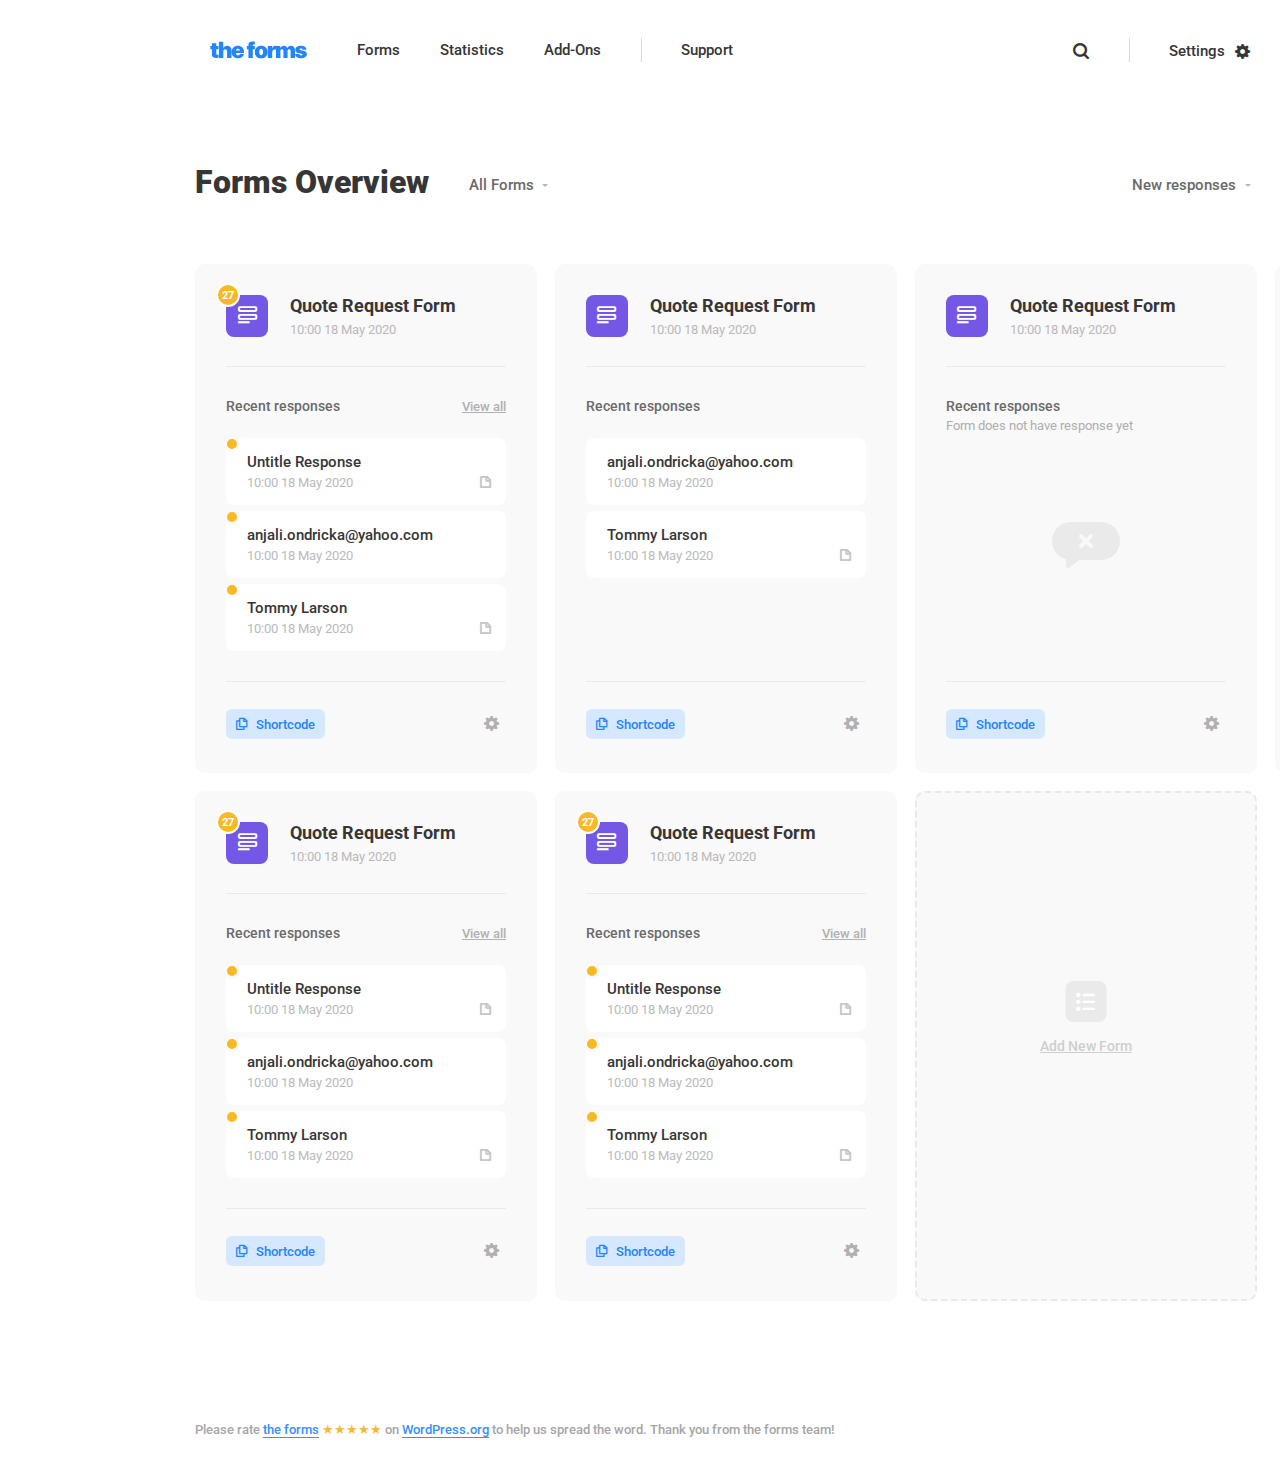
<file: index.html>
<!DOCTYPE html>
<html lang="en">
<head>
  <meta charset="UTF-8">
  <title>dashboard</title>
  <link href="https://fonts.googleapis.com/css2?family=Roboto:wght@400;500;700&display=swap" rel="stylesheet">
  <link rel="stylesheet" href="scss/main.css">
</head>
<body>
<div class="wrapper">
  <header class="header">
    <div class="header__item">
      <div class="header__logo"></div>
      <div class="header__menu">
        <ul class="main-menu">
          <li>
            <a href="#">
              Forms
            </a>
          </li>
          <li>
            <a href="statistics.html">
              Statistics
            </a>
          </li>
          <li>
            <a href="#">
              Add-Ons
            </a>
          </li>
          <li>
            <a href="#">
              Support
            </a>
          </li>
        </ul>
      </div>
    </div>
    <div class="header__item">
      <div class="header__search">
        <ul class="main-menu">
          <li class="main-search">
            <div id="search">
              <form>
                <i class="font-icon icon-search" id="search-icon"></i>
                <input type="text" id="search-input" name="search" autocomplete="off">
              </form>
            </div>
          </li>
          <li class="main-menu__settings">
            <a href="#" class="font-icon icon-settings">Settings</a>
          </li>
        </ul>
      </div>
    </div>
  </header>
  <section class="menu-page">
    <div class="container">
      <div class="menu-page__wrapper">
        <div class="menu-page__item">
          <div class="title-page">
            Forms Overview
          </div>

          <div class="title-page__select">
            <div class="custom__select">
              <select>
                <option value="-12">All Forms</option>
                <option value="-11">Archive</option>
              </select>
            </div>
          </div>
        </div>
        <div class="menu-page__item">
          <div class="menu-page__select">
            <div class="custom__select">
              <select>
                <option value="-12">New responses</option>
                <option value="-11">Form create date</option>
                <option value="-10">Form publish date</option>
                <option value="-9">New responses</option>
                <option value="-8">Without responses</option>
              </select>
            </div>
          </div>
          <div class="menu-page__view">
            <div class="menu-page__view-item grid active font-icon icon-grid"></div>
            <div class="menu-page__view-item list font-icon icon-menu"></div>
          </div>
          <button class="menu-page__button font-icon icon-plus">
            New Form
          </button>
        </div>
      </div>
    </div>
  </section>
  <section class="section section_card">
    <div class="container">

      <!-- cards grid-->
      <div class="card__wrapper grid show" id="grid-view">
        <div class="card">
          <div class="card__header">
            <div class="card__header-item">
              <div class="card__header-icon-container">
                <div class="card__header-icon-mes unread">
                  27
                </div>
                <div class="card__header-icon font-icon icon-icon-1"></div>
              </div>
            </div>
            <div class="card__header-item">
              <div class="card__header-title">
                Quote Request Form
              </div>
              <div class="card__date">
                <span>10:00</span>
                <span>18 May 2020</span>
              </div>
            </div>
          </div>
          <div class="card__content">
            <div class="card__content-header">
              <div class="card__title">
                Recent responses
              </div>
              <a href="view-form.html" class="card__view-all">
                View all
              </a>
            </div>
            <a href="#" class="card__content-item unread file">
              <div class="card__response-title">
                Untitle Response
              </div>
              <div class="card__date">
                <span>10:00</span>
                <span>18 May 2020</span>
              </div>
              <div class="card__content-file font-icon icon-icon-2"></div>
            </a>
            <a href="#" class="card__content-item unread">
              <div class="card__response-title">
                anjali.ondricka@yahoo.com
              </div>
              <div class="card__date">
                <span>10:00</span>
                <span>18 May 2020</span>
              </div>
              <div class="card__content-file font-icon icon-icon-2"></div>
            </a>
            <a href="#" class="card__content-item unread file">
              <div class="card__response-title">
                Tommy Larson
              </div>
              <div class="card__date">
                <span>10:00</span>
                <span>18 May 2020</span>
              </div>
              <div class="card__content-file font-icon icon-icon-2"></div>
            </a>
          </div>
          <div class="card__footer">
            <button class="card__footer-button btn font-icon icon-icon-3">
              Shortcode
            </button>

            <div class="card-settings__wrapper">
              <button class="card-settings__btn btn-icon font-icon icon-settings-b"></button>
              <div class="card-settings__block">
                <a href="#" class="card-settings__item card-settings__item_duplicate">
                  Duplicate
                </a>
                <a href="#" class="card-settings__item card-settings__item_edit">
                  Edit Form
                </a>
                <a href="#" class="card-settings__item card-settings__item_archive">
                  Archive
                </a>
                <a href="#" class="card-settings__item card-settings__item_preview">
                  Preview Form
                </a>
              </div>
            </div>
          </div>
        </div>
        <div class="card">
          <div class="card__header">
            <div class="card__header-item">
              <div class="card__header-icon-container">
                <div class="card__header-icon-mes">
                  27
                </div>
                <div class="card__header-icon font-icon icon-icon-1"></div>
              </div>
            </div>
            <div class="card__header-item">
              <div class="card__header-title">
                Quote Request Form
              </div>
              <div class="card__date">
                <span>10:00</span>
                <span>18 May 2020</span>
              </div>
            </div>
          </div>
          <div class="card__content">
            <div class="card__content-header">
              <div class="card__title">
                Recent responses
              </div>

            </div>
            <a href="#" class="card__content-item">
              <div class="card__response-title">
                anjali.ondricka@yahoo.com
              </div>
              <div class="card__date">
                <span>10:00</span>
                <span>18 May 2020</span>
              </div>
              <div class="card__content-file font-icon icon-icon-2"></div>
            </a>
            <a href="#" class="card__content-item file">
              <div class="card__response-title">
                Tommy Larson
              </div>
              <div class="card__date">
                <span>10:00</span>
                <span>18 May 2020</span>
              </div>
              <div class="card__content-file font-icon icon-icon-2"></div>
            </a>
          </div>
          <div class="card__footer">
            <button class="card__footer-button btn font-icon icon-icon-3">
              Shortcode
            </button>

            <div class="card-settings__wrapper">
              <button class="card-settings__btn btn-icon font-icon icon-settings-b"></button>
              <div class="card-settings__block">
                <a href="#" class="card-settings__item card-settings__item_duplicate">
                  Duplicate
                </a>
                <a href="#" class="card-settings__item card-settings__item_edit">
                  Edit Form
                </a>
                <a href="#" class="card-settings__item card-settings__item_archive">
                  Archive
                </a>
                <a href="#" class="card-settings__item card-settings__item_preview">
                  Preview Form
                </a>
              </div>
            </div>
          </div>
        </div>
        <div class="card">
          <div class="card__header">
            <div class="card__header-item">
              <div class="card__header-icon-container">
                <div class="card__header-icon-mes">
                  27
                </div>
                <div class="card__header-icon font-icon icon-icon-1"></div>
              </div>
            </div>
            <div class="card__header-item">
              <div class="card__header-title">
                Quote Request Form
              </div>
              <div class="card__date">
                <span>10:00</span>
                <span>18 May 2020</span>
              </div>
            </div>
          </div>
          <div class="card__content no-responses">
            <div class="card__content-header">
              <div class="card__title">
                Recent responses
              </div>
              <div class="card__description">
                Form does not have response yet
              </div>
            </div>

            <div class="card__no-responses font-icon icon-del">

            </div>
          </div>
          <div class="card__footer">
            <button class="card__footer-button btn font-icon icon-icon-3">
              Shortcode
            </button>

            <div class="card-settings__wrapper">
              <button class="card-settings__btn btn-icon font-icon icon-settings-b"></button>
              <div class="card-settings__block">
                <a href="#" class="card-settings__item card-settings__item_duplicate">
                  Duplicate
                </a>
                <a href="#" class="card-settings__item card-settings__item_edit">
                  Edit Form
                </a>
                <a href="#" class="card-settings__item card-settings__item_archive">
                  Archive
                </a>
                <a href="#" class="card-settings__item card-settings__item_preview">
                  Preview Form
                </a>
              </div>
            </div>
          </div>
        </div>
        <div class="card">
          <div class="card__header">
            <div class="card__header-item">
              <div class="card__header-icon-container">
                <div class="card__header-icon-mes">
                  27
                </div>
                <div class="card__header-icon font-icon icon-icon-1"></div>
              </div>
            </div>
            <div class="card__header-item">
              <div class="card__header-title">
                Quote Request Form
              </div>
              <div class="card__date">
                <span>10:00</span>
                <span>18 May 2020</span>
              </div>
            </div>
          </div>
          <div class="card__content no-responses">
            <div class="card__content-header">
              <div class="card__title">
                Recent responses
              </div>
              <div class="card__description">
                Form does not have response yet
              </div>
            </div>

            <div class="card__no-responses font-icon icon-del">

            </div>
          </div>
          <div class="card__footer">
            <button class="card__footer-button btn font-icon icon-icon-3">
              Shortcode
            </button>

            <div class="card-settings__wrapper">
              <button class="card-settings__btn btn-icon font-icon icon-settings-b"></button>
              <div class="card-settings__block">
                <a href="#" class="card-settings__item card-settings__item_duplicate">
                  Duplicate
                </a>
                <a href="#" class="card-settings__item card-settings__item_edit">
                  Edit Form
                </a>
                <a href="#" class="card-settings__item card-settings__item_archive">
                  Archive
                </a>
                <a href="#" class="card-settings__item card-settings__item_preview">
                  Preview Form
                </a>
              </div>
            </div>
          </div>
        </div>
        <div class="card">
          <div class="card__header">
            <div class="card__header-item">
              <div class="card__header-icon-container">
                <div class="card__header-icon-mes unread">
                  27
                </div>
                <div class="card__header-icon font-icon icon-icon-1"></div>
              </div>
            </div>
            <div class="card__header-item">
              <div class="card__header-title">
                Quote Request Form
              </div>
              <div class="card__date">
                <span>10:00</span>
                <span>18 May 2020</span>
              </div>
            </div>
          </div>
          <div class="card__content">
            <div class="card__content-header">
              <div class="card__title">
                Recent responses
              </div>
              <a href="view-form.html" class="card__view-all">
                View all
              </a>
            </div>
            <a href="#" class="card__content-item unread file">
              <div class="card__response-title">
                Untitle Response
              </div>
              <div class="card__date">
                <span>10:00</span>
                <span>18 May 2020</span>
              </div>
              <div class="card__content-file font-icon icon-icon-2"></div>
            </a>
            <a href="#" class="card__content-item unread">
              <div class="card__response-title">
                anjali.ondricka@yahoo.com
              </div>
              <div class="card__date">
                <span>10:00</span>
                <span>18 May 2020</span>
              </div>
              <div class="card__content-file font-icon icon-icon-2"></div>
            </a>
            <a href="#" class="card__content-item unread file">
              <div class="card__response-title">
                Tommy Larson
              </div>
              <div class="card__date">
                <span>10:00</span>
                <span>18 May 2020</span>
              </div>
              <div class="card__content-file font-icon icon-icon-2"></div>
            </a>
          </div>
          <div class="card__footer">
            <button class="card__footer-button btn font-icon icon-icon-3">
              Shortcode
            </button>

            <div class="card-settings__wrapper">
              <button class="card-settings__btn btn-icon font-icon icon-settings-b"></button>
              <div class="card-settings__block">
                <a href="#" class="card-settings__item card-settings__item_duplicate">
                  Duplicate
                </a>
                <a href="#" class="card-settings__item card-settings__item_edit">
                  Edit Form
                </a>
                <a href="#" class="card-settings__item card-settings__item_archive">
                  Archive
                </a>
                <a href="#" class="card-settings__item card-settings__item_preview">
                  Preview Form
                </a>
              </div>
            </div>
          </div>
        </div>
        <div class="card">
          <div class="card__header">
            <div class="card__header-item">
              <div class="card__header-icon-container">
                <div class="card__header-icon-mes unread">
                  27
                </div>
                <div class="card__header-icon font-icon icon-icon-1"></div>
              </div>
            </div>
            <div class="card__header-item">
              <div class="card__header-title">
                Quote Request Form
              </div>
              <div class="card__date">
                <span>10:00</span>
                <span>18 May 2020</span>
              </div>
            </div>
          </div>
          <div class="card__content">
            <div class="card__content-header">
              <div class="card__title">
                Recent responses
              </div>
              <a href="view-form.html" class="card__view-all">
                View all
              </a>
            </div>
            <a href="#" class="card__content-item unread file">
              <div class="card__response-title">
                Untitle Response
              </div>
              <div class="card__date">
                <span>10:00</span>
                <span>18 May 2020</span>
              </div>
              <div class="card__content-file font-icon icon-icon-2"></div>
            </a>
            <a href="#" class="card__content-item unread">
              <div class="card__response-title">
                anjali.ondricka@yahoo.com
              </div>
              <div class="card__date">
                <span>10:00</span>
                <span>18 May 2020</span>
              </div>
              <div class="card__content-file font-icon icon-icon-2"></div>
            </a>
            <a href="#" class="card__content-item unread file">
              <div class="card__response-title">
                Tommy Larson
              </div>
              <div class="card__date">
                <span>10:00</span>
                <span>18 May 2020</span>
              </div>
              <div class="card__content-file font-icon icon-icon-2"></div>
            </a>
          </div>
          <div class="card__footer">
            <button class="card__footer-button btn font-icon icon-icon-3">
              Shortcode
            </button>

            <div class="card-settings__wrapper">
              <button class="card-settings__btn btn-icon font-icon icon-settings-b"></button>
              <div class="card-settings__block">
                <a href="#" class="card-settings__item card-settings__item_duplicate">
                  Duplicate
                </a>
                <a href="#" class="card-settings__item card-settings__item_edit">
                  Edit Form
                </a>
                <a href="#" class="card-settings__item card-settings__item_archive">
                  Archive
                </a>
                <a href="#" class="card-settings__item card-settings__item_preview">
                  Preview Form
                </a>
              </div>
            </div>
          </div>
        </div>
        <div class="card card_add">
          <div class="card__add-content">
            <button class="font-icon icon-list">
              Add New Form
            </button>
          </div>
        </div>
      </div>
      <!-- end cards grid-->

      <!-- cards list-->
      <div class="card-list__wrapper list" id="list-view">
        <div class="card-list">
          <div class="card-list__header">
            <div class="card-list__header-item">
              <div class="card-list__header-icon-container">
                <div class="card-list__header-icon-mes unread">
                  27
                </div>
                <div class="card-list__header-icon font-icon icon-icon-1"></div>
              </div>
            </div>
            <div class="card-list__header-item">
              <div class="card-list__header-title">
                Quote Request
              </div>
              <div class="card-list__date">
                <span>10:00</span>
                <span>18 May 2020</span>
              </div>
            </div>
          </div>
          <div class="card-list__content">
            <div class="card-list__item">
              <div class="card-list__title">
                Recent responses
              </div>
              <a href="#" class="card-list__content-item unread file">
                <div class="card-list__response-title">
                  rebekah_wiza@jadyn.com
                </div>
                <div class="card-list__date">
                  <span>10:00</span>
                  <span>18 May 2020</span>
                </div>
              </a>
            </div>
            <div class="card-list__item">
              <a href="view-form.html" class="card-list__view-all">
                View all
              </a>
            </div>

          </div>
          <div class="card-list__footer">
            <button class="card-list__footer-button btn font-icon icon-icon-3">
              Shortcode
            </button>

            <div class="card-settings__wrapper">
              <button class="card-settings__btn btn-icon font-icon icon-settings-b"></button>
              <div class="card-settings__block">
                <a href="#" class="card-settings__item card-settings__item_duplicate">
                  Duplicate
                </a>
                <a href="#" class="card-settings__item card-settings__item_edit">
                  Edit Form
                </a>
                <a href="#" class="card-settings__item card-settings__item_archive">
                  Archive
                </a>
                <a href="#" class="card-settings__item card-settings__item_preview">
                  Preview Form
                </a>
              </div>
            </div>
          </div>
        </div>
        <div class="card-list">
          <div class="card-list__header">
            <div class="card-list__header-item">
              <div class="card-list__header-icon-container">
                <div class="card-list__header-icon-mes">
                  27
                </div>
                <div class="card-list__header-icon font-icon icon-icon-1"></div>
              </div>
            </div>
            <div class="card-list__header-item">
              <div class="card-list__header-title">
                Quote Request Form
              </div>
              <div class="card-list__date">
                <span>10:00</span>
                <span>18 May 2020</span>
              </div>
            </div>
          </div>
          <div class="card-list__content">
            <div class="card-list__item">
              <div class="card-list__title">
                Recent responses
              </div>
              <a href="#" class="card-list__content-item file">
                <div class="card-list__response-title">
                  rebekah_wiza@jadyn.com
                </div>
                <div class="card-list__date">
                  <span>10:00</span>
                  <span>18 May 2020</span>
                </div>

                <div class="card-list__content-file font-icon icon-icon-2"></div>
              </a>
            </div>
            <div class="card-list__item">
              <a href="view-form.html" class="card-list__view-all">
                View all
              </a>
            </div>

          </div>
          <div class="card-list__footer">
            <button class="card-list__footer-button btn font-icon icon-icon-3">
              Shortcode
            </button>

            <div class="card-settings__wrapper">
              <button class="card-settings__btn btn-icon font-icon icon-settings-b"></button>
              <div class="card-settings__block">
                <a href="#" class="card-settings__item card-settings__item_duplicate">
                  Duplicate
                </a>
                <a href="#" class="card-settings__item card-settings__item_edit">
                  Edit Form
                </a>
                <a href="#" class="card-settings__item card-settings__item_archive">
                  Archive
                </a>
                <a href="#" class="card-settings__item card-settings__item_preview">
                  Preview Form
                </a>
              </div>
            </div>
          </div>
        </div>
        <div class="card-list">
          <div class="card-list__header">
            <div class="card-list__header-item">
              <div class="card-list__header-icon-container">
                <div class="card-list__header-icon-mes">
                  27
                </div>
                <div class="card-list__header-icon font-icon icon-icon-1"></div>
              </div>
            </div>
            <div class="card-list__header-item">
              <div class="card-list__header-title">
                Quote Request Form
              </div>
              <div class="card-list__date">
                <span>10:00</span>
                <span>18 May 2020</span>
              </div>
            </div>
          </div>
          <div class="card-list__content no-responses">
            <div class="card-list__content-header">
              <div class="card-list__title">
                Recent responses
              </div>
              <div class="card-list__description">
                Form does not have response yet
              </div>
            </div>
          </div>
          <div class="card-list__footer">
            <button class="card-list__footer-button btn font-icon icon-icon-3">
              Shortcode
            </button>

            <div class="card-settings__wrapper">
              <button class="card-settings__btn btn-icon font-icon icon-settings-b"></button>
              <div class="card-settings__block">
                <a href="#" class="card-settings__item card-settings__item_duplicate">
                  Duplicate
                </a>
                <a href="#" class="card-settings__item card-settings__item_edit">
                  Edit Form
                </a>
                <a href="#" class="card-settings__item card-settings__item_archive">
                  Archive
                </a>
                <a href="#" class="card-settings__item card-settings__item_preview">
                  Preview Form
                </a>
              </div>
            </div>
          </div>
        </div>
        <div class="card-list">
          <div class="card-list__header">
            <div class="card-list__header-item">
              <div class="card-list__header-icon-container">
                <div class="card-list__header-icon-mes">
                  27
                </div>
                <div class="card-list__header-icon font-icon icon-icon-1"></div>
              </div>
            </div>
            <div class="card-list__header-item">
              <div class="card-list__header-title">
                Quote Request Form
              </div>
              <div class="card-list__date">
                <span>10:00</span>
                <span>18 May 2020</span>
              </div>
            </div>
          </div>
          <div class="card-list__content no-responses">
            <div class="card-list__content-header">
              <div class="card-list__title">
                Recent responses
              </div>
              <div class="card-list__description">
                Form does not have response yet
              </div>
            </div>
          </div>
          <div class="card-list__footer">
            <button class="card-list__footer-button btn font-icon icon-icon-3">
              Shortcode
            </button>

            <div class="card-settings__wrapper">
              <button class="card-settings__btn btn-icon font-icon icon-settings-b"></button>
              <div class="card-settings__block">
                <a href="#" class="card-settings__item card-settings__item_duplicate">
                  Duplicate
                </a>
                <a href="#" class="card-settings__item card-settings__item_edit">
                  Edit Form
                </a>
                <a href="#" class="card-settings__item card-settings__item_archive">
                  Archive
                </a>
                <a href="#" class="card-settings__item card-settings__item_preview">
                  Preview Form
                </a>
              </div>
            </div>
          </div>
        </div>
        <div class="card-list">
          <div class="card-list__header">
            <div class="card-list__header-item">
              <div class="card-list__header-icon-container">
                <div class="card-list__header-icon-mes">
                  27
                </div>
                <div class="card-list__header-icon font-icon icon-icon-1"></div>
              </div>
            </div>
            <div class="card-list__header-item">
              <div class="card-list__header-title">
                Quote Request Form
              </div>
              <div class="card-list__date">
                <span>10:00</span>
                <span>18 May 2020</span>
              </div>
            </div>
          </div>
          <div class="card-list__content no-responses">
            <div class="card-list__content-header">
              <div class="card-list__title">
                Recent responses
              </div>
              <div class="card-list__description">
                Form does not have response yet
              </div>
            </div>
          </div>
          <div class="card-list__footer">
            <button class="card-list__footer-button btn font-icon icon-icon-3">
              Shortcode
            </button>

            <div class="card-settings__wrapper">
              <button class="card-settings__btn btn-icon font-icon icon-settings-b"></button>
              <div class="card-settings__block">
                <a href="#" class="card-settings__item card-settings__item_duplicate">
                  Duplicate
                </a>
                <a href="#" class="card-settings__item card-settings__item_edit">
                  Edit Form
                </a>
                <a href="#" class="card-settings__item card-settings__item_archive">
                  Archive
                </a>
                <a href="#" class="card-settings__item card-settings__item_preview">
                  Preview Form
                </a>
              </div>
            </div>
          </div>
        </div>
        <div class="card-list card-list_add">
            <button class="card-list__add-content font-icon icon-list">
              Add New Form
            </button>
        </div>
      </div>
      <!-- end cards list-->
    </div>
  </section>
  <footer class="footer">
    <div class="container">
      <div class="footer__wrapper">
        <div class="footer__item">
          Please rate <a href="#">the forms</a> <span>★★★★★</span> on <a href="#" target="_blank">WordPress.org</a> to help us spread the word. Thank you from the forms team!
        </div>
        <div class="footer__item">
          Version 1.0.1
        </div>
      </div>
    </div>
  </footer>

</div>

<script src="js/main.js"></script>
<script src="./js/select.js"></script>

<script>
    var grid = document.getElementById('grid-view');
    var list = document.getElementById('list-view');
    var btns = document.getElementsByClassName('menu-page__view-item');
    btns[0].onclick = function(){
        btns[0].classList.add('active');
        btns[1].classList.remove('active');
        grid.classList.add('show');
        list.classList.remove('show');
    };
    btns[1].onclick = function(){
        btns[1].classList.add('active');
        btns[0].classList.remove('active');
        grid.classList.remove('show');
        list.classList.add('show');
    };
</script>
</body>
</html>
</file>
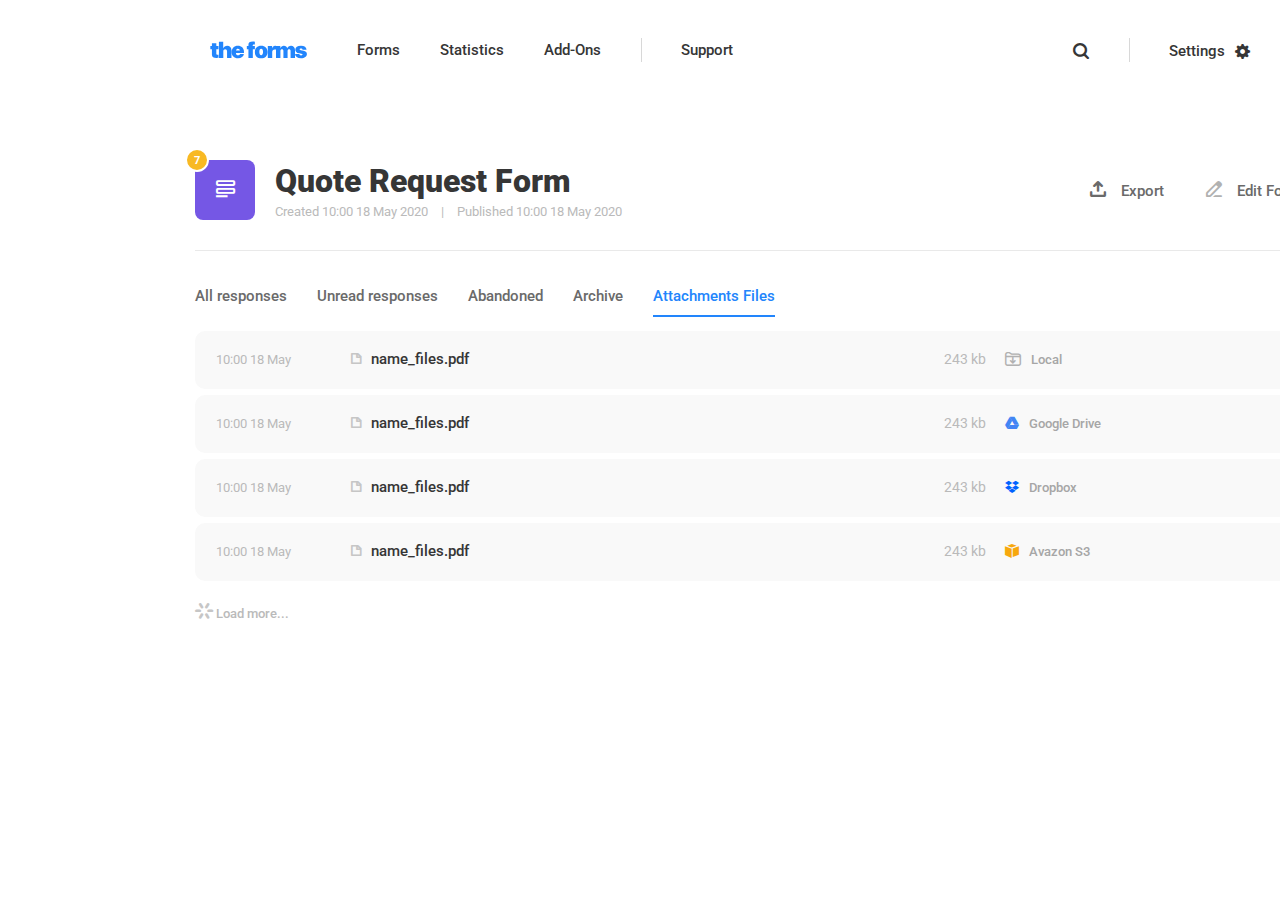
<file: download.html>
<!DOCTYPE html>
<html lang="en">
<head>
  <meta charset="UTF-8">
  <title>download</title>
  <link href="https://fonts.googleapis.com/css2?family=Roboto:wght@400;500;700&display=swap" rel="stylesheet">
  <link rel="stylesheet" href="scss/main.css">
</head>
<body>
<div class="wrapper">
  <header class="header">
    <div class="header__item">
      <div class="header__logo"></div>
      <div class="header__menu">
        <ul class="main-menu">
          <li>
            <a href="index.html">
              Forms
            </a>
          </li>
          <li>
            <a href="#">
              Statistics
            </a>
          </li>
          <li>
            <a href="#">
              Add-Ons
            </a>
          </li>
          <li>
            <a href="#">
              Support
            </a>
          </li>
        </ul>
      </div>
    </div>
    <div class="header__item">
      <div class="header__search">
        <ul class="main-menu">
          <li class="main-search">
            <div id="search">
              <form>
                <i class="font-icon icon-search" id="search-icon"></i>
                <input type="text" id="search-input" name="search" autocomplete="off">
              </form>
            </div>
          </li>
          <li class="main-menu__settings">
            <a href="#" class="font-icon icon-settings">Settings</a>
          </li>
        </ul>
      </div>
    </div>
  </header>
  <section class="menu-page">
    <div class="container">
      <div class="menu-page__wrapper menu-page__wrapper_b-line">
        <div class="menu-page__item">
          <div class="title-page__form-name">
            <div class="title-page__header-item">
              <div class="title-page__header-icon-container">
                <div class="title-page__header-icon-mes unread">
                  7
                </div>
                <div class="title-page__header-icon font-icon icon-icon-1"></div>
              </div>
            </div>
            <div class="title-page">
              Quote Request Form
              <div class="title-page__info">
                Created 10:00 18 May 2020
                <span>|</span>
                Published 10:00 18 May 2020
              </div>
            </div>
          </div>
        </div>
        <div class="menu-page__item">
          <div class="menu-page-settings">
            <div class="menu-page-settings__item">
              <a href="#" class="menu-page-settings__link font-icon icon-export">
                Export
              </a>
            </div>
            <div class="menu-page-settings__item">
              <a href="#" class="menu-page-settings__link font-icon icon-edit">
                Edit Form
              </a>
            </div>
            <div class="menu-page-settings__item">
              <a href="#" class="menu-page-settings__link font-icon icon-archive">
                Archive
              </a>
            </div>
          </div>
          <button class="menu-page__button font-icon icon-eye">
            Preview Form
          </button>
        </div>
      </div>
    </div>
  </section>
  <section class="filters-page">
    <div class="container">
      <div class="filters-page__wrapper">
        <div class="filters-page__list">
          <div class="filters-page__item">
            <a href="#" class="filters-page__link">
              All responses
            </a>
          </div>
          <div class="filters-page__item">
            <a href="#" class="filters-page__link">
              Unread responses
            </a>
          </div>
          <div class="filters-page__item">
            <a href="#" class="filters-page__link">
              Abandoned
            </a>
          </div>
          <div class="filters-page__item">
            <a href="#" class="filters-page__link">
              Archive
            </a>
          </div>
          <div class="filters-page__item active">
            <a href="#" class="filters-page__link">
              Attachments Files
            </a>
          </div>
        </div>
        <div class="filters-page__button">
          <button class="btn font-icon icon-download">
            Download all files
          </button>
        </div>
      </div>
    </div>
  </section>
  <section class="files">
    <div class="container">
      <div class="files__row">
        <div class="files__date">
          <span>10:00</span> <span>18 May</span>
        </div>
        <div class="files__name font-icon icon-icon-2">
          name_files.pdf
        </div>
        <div class="files__info">
          <span>243 kb</span> <span class="font-icon icon-local">Local</span>
        </div>
        <div class="files__button">
          <button class="btn font-icon icon-download">
            Download
          </button>
        </div>
      </div>
      <div class="files__row">
        <div class="files__date">
          <span>10:00</span> <span>18 May</span>
        </div>
        <div class="files__name font-icon icon-icon-2">
          name_files.pdf
        </div>
        <div class="files__info">
          <span>243 kb</span> <span class="font-icon icon-google-drive">Google Drive</span>
        </div>
        <div class="files__button">
          <button class="btn font-icon icon-download">
            Download
          </button>
        </div>
      </div>
      <div class="files__row">
        <div class="files__date">
          <span>10:00</span> <span>18 May</span>
        </div>
        <div class="files__name font-icon icon-icon-2">
          name_files.pdf
        </div>
        <div class="files__info">
          <span>243 kb</span> <span class="font-icon icon-dropbox">Dropbox</span>
        </div>
        <div class="files__button">
          <button class="btn font-icon icon-download">
            Download
          </button>
        </div>
      </div>
      <div class="files__row">
        <div class="files__date">
          <span>10:00</span> <span>18 May</span>
        </div>
        <div class="files__name font-icon icon-icon-2">
          name_files.pdf
        </div>
        <div class="files__info">
          <span>243 kb</span> <span class="font-icon icon-amazon">Avazon S3</span>
        </div>
        <div class="files__button">
          <button class="btn font-icon icon-download">
            Download
          </button>
        </div>
      </div>
      <button class="files__load-more font-icon icon-load-more">
        Load more...
      </button>
    </div>

  </section>
</div>

<script src="js/main.js"></script>

</body>
</html>
</file>
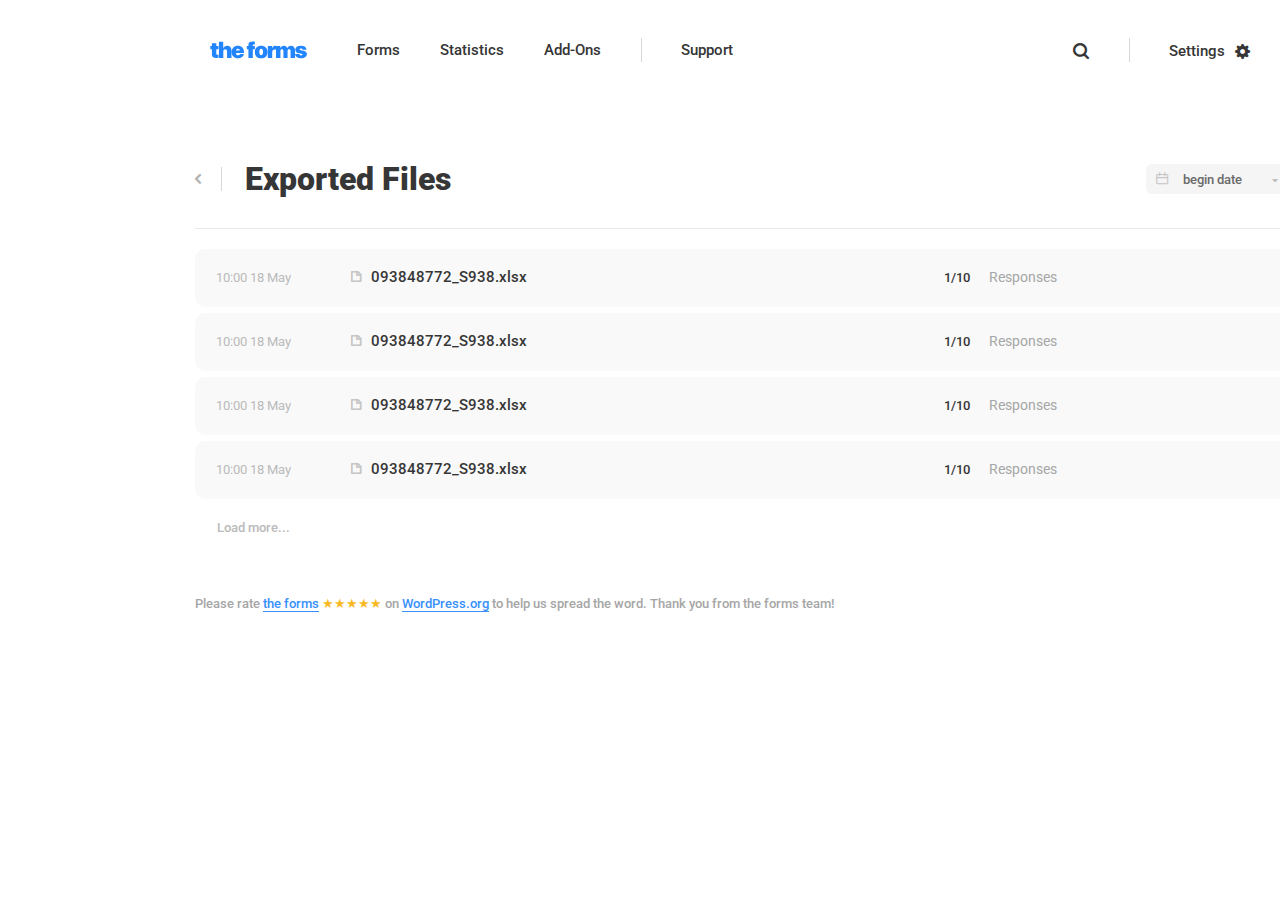
<file: export.html>
<!DOCTYPE html>
<html lang="en">
<head>
  <meta charset="UTF-8">
  <title>export files</title>
  <link href="https://fonts.googleapis.com/css2?family=Roboto:wght@400;500;700&display=swap" rel="stylesheet">
  <link rel="stylesheet" href="scss/main.css">
</head>
<body>
<div class="wrapper">
  <header class="header">
    <div class="header__item">
      <div class="header__logo"></div>
      <div class="header__menu">
        <ul class="main-menu">
          <li>
            <a href="index.html">
              Forms
            </a>
          </li>
          <li>
            <a href="statistics.html">
              Statistics
            </a>
          </li>
          <li>
            <a href="#">
              Add-Ons
            </a>
          </li>
          <li>
            <a href="#">
              Support
            </a>
          </li>
        </ul>
      </div>
    </div>
    <div class="header__item">
      <div class="header__search">
        <ul class="main-menu">
          <li class="main-search">
            <div id="search">
              <form>
                <i class="font-icon icon-search" id="search-icon"></i>
                <input type="text" id="search-input" name="search" autocomplete="off">
              </form>
            </div>
          </li>
          <li class="main-menu__settings">
            <a href="#" class="font-icon icon-settings">Settings</a>
          </li>
        </ul>
      </div>
    </div>
  </header>
  <section class="menu-page">
    <div class="container">
      <div class="menu-page__wrapper menu-page__wrapper_b-line">
        <div class="menu-page__item">
          <div class="title-page__form-name">
            <button class="button-back font-icon icon-arrow-left"></button>
            <div class="title-page">
              Exported Files
            </div>
          </div>
        </div>
        <div class="menu-page__item">
          <div class="menu-page-settings">
            <div class="menu-page-settings__item">
              <button class="btn font-icon icon-date menu-page-settings__btn-link icon-arrow-a">
                begin date
              </button>
            </div>
            <div class="menu-page-settings__item">
              <button class="btn font-icon icon-date menu-page-settings__btn-link icon-arrow-a">
                end date
              </button>
            </div>
          </div>
          <button class="btn font-icon icon-export">
            Export From Responses
          </button>
        </div>
      </div>
    </div>
  </section>

  <section class="files files_export">
    <div class="container">
      <div class="files__row">
        <div class="files__date">
          <span>10:00</span> <span>18 May</span>
        </div>
        <div class="files__name font-icon icon-icon-2">
          093848772_S938.xlsx
        </div>
        <div class="files__info">
          <span class="black">1/10</span> <span class="">Responses</span>
        </div>
        <div class="files__button">
          <button class="btn font-icon icon-export">
            Export
          </button>
        </div>
      </div>
      <div class="files__row">
        <div class="files__date">
          <span>10:00</span> <span>18 May</span>
        </div>
        <div class="files__name font-icon icon-icon-2">
          093848772_S938.xlsx
        </div>
        <div class="files__info">
          <span class="black">1/10</span> <span>Responses</span>
        </div>
        <div class="files__button">
          <button class="btn font-icon icon-export">
            Export
          </button>
        </div>
      </div>
      <div class="files__row">
        <div class="files__date">
          <span>10:00</span> <span>18 May</span>
        </div>
        <div class="files__name font-icon icon-icon-2">
          093848772_S938.xlsx
        </div>
        <div class="files__info">
          <span class="black">1/10</span> <span>Responses</span>
        </div>
        <div class="files__button">
          <button class="btn font-icon icon-export">
            Export
          </button>
        </div>
      </div>
      <div class="files__row">
        <div class="files__date">
          <span>10:00</span> <span>18 May</span>
        </div>
        <div class="files__name font-icon icon-icon-2">
          093848772_S938.xlsx
        </div>
        <div class="files__info">
          <span class="black">1/10</span> <span>Responses</span>
        </div>
        <div class="files__button">
          <button class="btn font-icon icon-export">
            Export
          </button>
        </div>
      </div>
      <button class="files__load-more" id="load-more">
              <span class="loop-icon">
                <span class="font-icon icon-load-more"></span>
              </span>
        <span>Load more...</span>
      </button>
    </div>

  </section>

  <footer class="footer">
    <div class="container">
      <div class="footer__wrapper">
        <div class="footer__item">
          Please rate <a href="#">the forms</a> <span>★★★★★</span> on <a href="#" target="_blank">WordPress.org</a> to help us spread the word. Thank you from the forms team!
        </div>
        <div class="footer__item">
          Version 1.0.1
        </div>
      </div>
    </div>
  </footer>
</div>

<script src="js/main.js"></script>

</body>
</html>
</file>
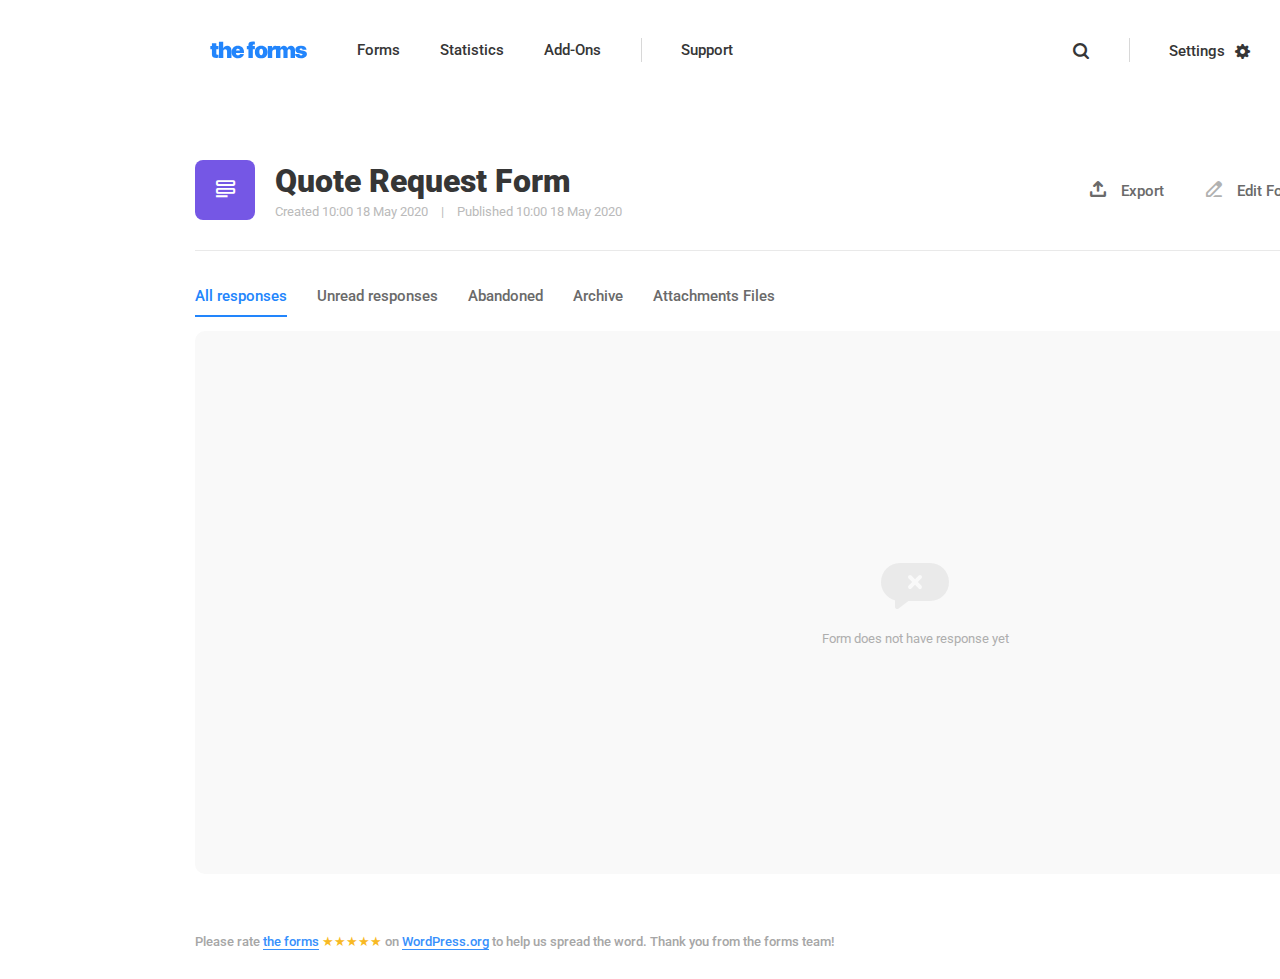
<file: form-empty.html>
<!DOCTYPE html>
<html lang="en">
<head>
  <meta charset="UTF-8">
  <title>view form empty</title>
  <link href="https://fonts.googleapis.com/css2?family=Roboto:wght@400;500;700&display=swap" rel="stylesheet">
  <link rel="stylesheet" href="scss/main.css">
</head>
<body>
<div class="wrapper">
  <header class="header">
    <div class="header__item">
      <div class="header__logo"></div>
      <div class="header__menu">
        <ul class="main-menu">
          <li>
            <a href="index.html">
              Forms
            </a>
          </li>
          <li>
            <a href="#">
              Statistics
            </a>
          </li>
          <li>
            <a href="#">
              Add-Ons
            </a>
          </li>
          <li>
            <a href="#">
              Support
            </a>
          </li>
        </ul>
      </div>
    </div>
    <div class="header__item">
      <div class="header__search">
        <ul class="main-menu">
          <li class="main-search">
            <div id="search">
              <form>
                <i class="font-icon icon-search" id="search-icon"></i>
                <input type="text" id="search-input" name="search" autocomplete="off">
              </form>
            </div>
          </li>
          <li class="main-menu__settings">
            <a href="#" class="font-icon icon-settings">Settings</a>
          </li>
        </ul>
      </div>
    </div>
  </header>
  <section class="menu-page">
    <div class="container">
      <div class="menu-page__wrapper menu-page__wrapper_b-line">
        <div class="menu-page__item">
          <div class="title-page__form-name">
            <div class="title-page__header-item">
              <div class="title-page__header-icon-container">
<!--                you need add class {unread} to show this block -->
                <div class="title-page__header-icon-mes">
                  7
                </div>
                <div class="title-page__header-icon font-icon icon-icon-1"></div>
              </div>
            </div>
            <div class="title-page">
              Quote Request Form
              <div class="title-page__info">
                Created 10:00 18 May 2020
                <span>|</span>
                Published 10:00 18 May 2020
              </div>
            </div>
          </div>
        </div>
        <div class="menu-page__item">
          <div class="menu-page-settings">
            <div class="menu-page-settings__item">
              <a href="#" class="menu-page-settings__link font-icon icon-export">
                Export
              </a>
            </div>
            <div class="menu-page-settings__item">
              <a href="#" class="menu-page-settings__link font-icon icon-edit">
                Edit Form
              </a>
            </div>
            <div class="menu-page-settings__item">
              <a href="#" class="menu-page-settings__link font-icon icon-archive">
                Archive
              </a>
            </div>
          </div>
          <button class="menu-page__button font-icon icon-eye">
            Preview Form
          </button>
        </div>
      </div>
    </div>
  </section>
  <section class="filters-page">
    <div class="container">
      <div class="filters-page__wrapper">
        <div class="filters-page__list">
          <div class="filters-page__item active">
            <a href="#" class="filters-page__link">
              All responses
            </a>
          </div>
          <div class="filters-page__item ">
            <a href="#" class="filters-page__link">
              Unread responses
            </a>
          </div>
          <div class="filters-page__item">
            <a href="#" class="filters-page__link">
              Abandoned
            </a>
          </div>
          <div class="filters-page__item">
            <a href="#" class="filters-page__link">
              Archive
            </a>
          </div>
          <div class="filters-page__item">
            <a href="#" class="filters-page__link">
              Attachments Files
            </a>
          </div>
        </div>
        <div class="filters-page__button">
          <button class="btn font-icon icon-download">
            Download all files
          </button>
        </div>
      </div>
    </div>
  </section>
  <section class="files">
    <div class="container">
      <div class="empty-form">
        <div class="empty-form__icon font-icon icon-del"></div>
        <div class="empty-form__text">
          Form does not have response yet
        </div>
      </div>
    </div>
  </section>

  <footer class="footer">
    <div class="container">
      <div class="footer__wrapper">
        <div class="footer__item">
          Please rate <a href="#">the forms</a> <span>★★★★★</span> on <a href="#" target="_blank">WordPress.org</a> to help us spread the word. Thank you from the forms team!
        </div>
        <div class="footer__item">
          Version 1.0.1
        </div>
      </div>
    </div>
  </footer>
</div>

<script src="js/main.js"></script>

</body>
</html>
</file>
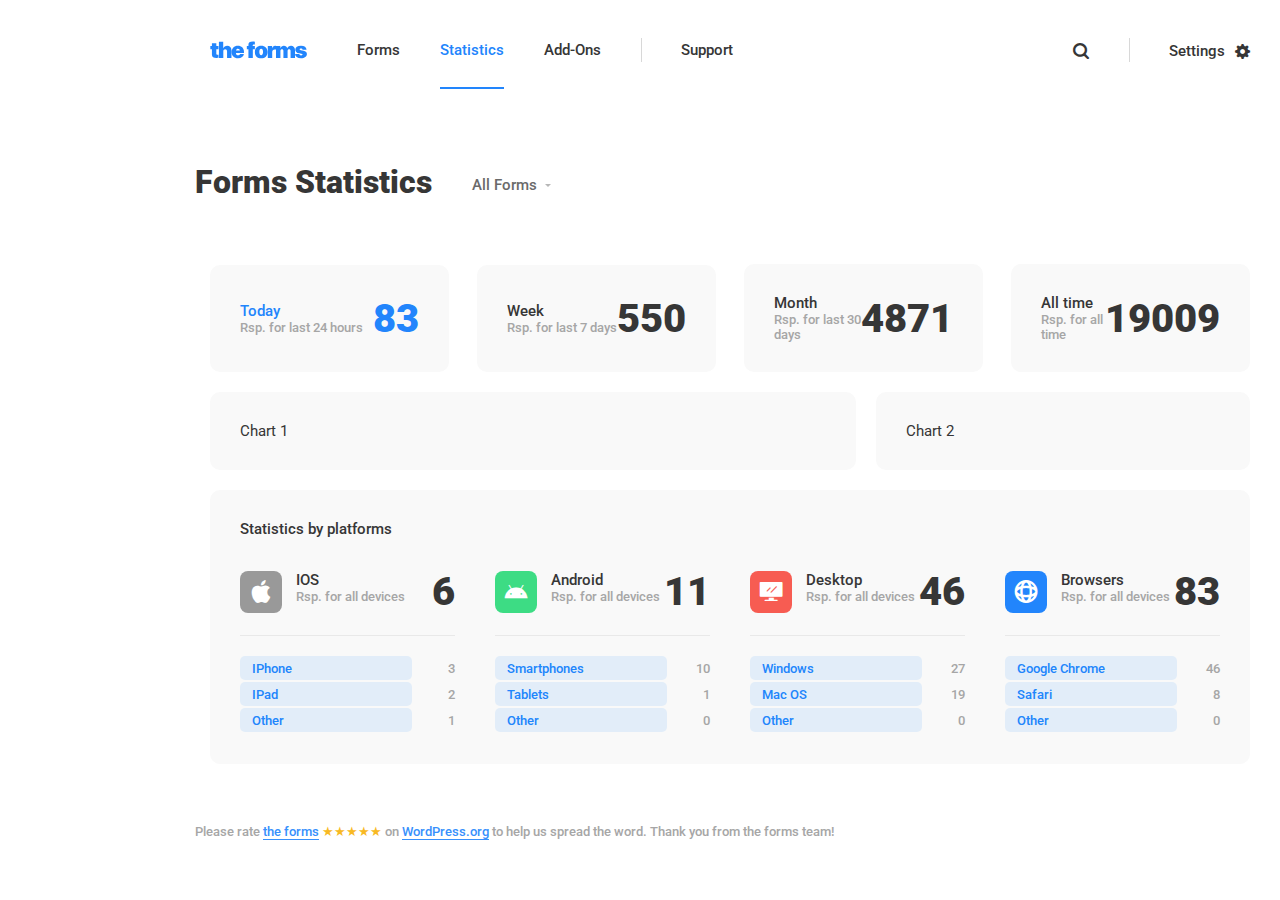
<file: statistics.html>
<!DOCTYPE html>
<html lang="en">
<head>
  <meta charset="UTF-8">
  <title>statistics</title>
  <link href="https://fonts.googleapis.com/css2?family=Roboto:wght@400;500;700&display=swap" rel="stylesheet">
  <link rel="stylesheet" href="scss/main.css">
</head>
<body>
<div class="wrapper">
  <header class="header">
    <div class="header__item">
      <div class="header__logo"></div>
      <div class="header__menu">
        <ul class="main-menu">
          <li>
            <a href="index.html">
              Forms
            </a>
          </li>
          <li class="active">
            <a href="#">
              Statistics
            </a>
          </li>
          <li>
            <a href="#">
              Add-Ons
            </a>
          </li>
          <li>
            <a href="#">
              Support
            </a>
          </li>
        </ul>
      </div>
    </div>
    <div class="header__item">
      <div class="header__search">
        <ul class="main-menu">
          <li class="main-search">
            <div id="search">
              <form>
                <i class="font-icon icon-search" id="search-icon"></i>
                <input type="text" id="search-input" name="search" autocomplete="off">
              </form>
            </div>
          </li>
          <li class="main-menu__settings">
            <a href="#" class="font-icon icon-settings">Settings</a>
          </li>
        </ul>
      </div>
    </div>
  </header>
  <section class="menu-page">
    <div class="container">
      <div class="menu-page__wrapper">
        <div class="menu-page__item">
          <div class="title-page">
            Forms Statistics
          </div>

          <div class="title-page__select">
            <div class="custom__select">
              <select>
                <option value="-12">All Forms</option>
                <option value="-11">Archive</option>
              </select>
            </div>
          </div>
        </div>

      </div>
    </div>
  </section>

  <section class="statistics">
    <div class="statistics-info">
      <div class="statistics-info__row">
        <div class="statistics-info__item active">
          <div class="statistics-info__date">
            <div class="period">Today</div>
            <div class="update">Rsp. for last 24 hours</div>
          </div>
          <div class="statistics-info__number">
            83
          </div>
        </div>
        <div class="statistics-info__item">
          <div class="statistics-info__date">
            <div class="period">Week</div>
            <div class="update">Rsp. for last 7 days</div>
          </div>
          <div class="statistics-info__number">
            550
          </div>
        </div>
        <div class="statistics-info__item">
          <div class="statistics-info__date">
            <div class="period">Month</div>
            <div class="update">Rsp. for last 30 days</div>
          </div>
          <div class="statistics-info__number">
            4871
          </div>
        </div>
        <div class="statistics-info__item">
          <div class="statistics-info__date">
            <div class="period">All time</div>
            <div class="update">Rsp. for all time</div>
          </div>
          <div class="statistics-info__number">
            19009
          </div>
        </div>
      </div>
    </div>

<!--    Place for charts-->
    <div class="statistics-charts">
      <div class="statistics-charts__item">Chart 1</div>
      <div class="statistics-charts__item">Chart 2</div>
    </div>
<!--    End Place for charts-->

    <div class="statistics-platforms">
      <h2 class="statistics-platforms__title">
        Statistics by platforms
      </h2>
      <div class="statistics-platforms__row">
        <div class="statistics-platforms__item">
          <div class="platforms__header">
            <div class="platforms__header-item">
              <div class="platforms__icon platforms__icon_ios">
                <div class="font-icon icon-apple"></div>
              </div>
              <div class="">
                <div class="platforms__title">IOS</div>
                <div class="platforms__subtitle">Rsp. for all devices</div>
              </div>
            </div>
            <div class="platforms__header-item">
              <div class="platforms__header-total">6</div>
            </div>
          </div>
          <div class="platforms__content">
            <div class="platforms__content-row">
              <div class="platforms__content-item">
                <div class="total-line"></div>
                IPhone
              </div>
              <div class="platforms__content-total">3</div>
            </div>
            <div class="platforms__content-row">
              <div class="platforms__content-item">
                <div class="total-line"></div>
                IPad
              </div>
              <div class="platforms__content-total">2</div>
            </div>
            <div class="platforms__content-row">
              <div class="platforms__content-item">
                <div class="total-line"></div>
                Other
              </div>
              <div class="platforms__content-total">1</div>
            </div>
          </div>
        </div>
        <div class="statistics-platforms__item">
          <div class="platforms__header">
            <div class="platforms__header-item">
              <div class="platforms__icon platforms__icon_android">
                <div class="font-icon icon-android"></div>
              </div>
              <div class="">
                <div class="platforms__title">Android</div>
                <div class="platforms__subtitle">Rsp. for all devices</div>
              </div>
            </div>
            <div class="platforms__header-item">
              <div class="platforms__header-total">11</div>
            </div>
          </div>
          <div class="platforms__content">
            <div class="platforms__content-row">
              <div class="platforms__content-item">
                <div class="total-line"></div>
                Smartphones
              </div>
              <div class="platforms__content-total">10</div>
            </div>
            <div class="platforms__content-row">
              <div class="platforms__content-item">
                <div class="total-line"></div>
                Tablets
              </div>
              <div class="platforms__content-total">1</div>
            </div>
            <div class="platforms__content-row">
              <div class="platforms__content-item">
                <div class="total-line"></div>
                Other
              </div>
              <div class="platforms__content-total">0</div>
            </div>
          </div>
        </div>
        <div class="statistics-platforms__item">
          <div class="platforms__header">
            <div class="platforms__header-item">
              <div class="platforms__icon platforms__icon_desktop">
                <div class="font-icon icon-desktop"></div>
              </div>
              <div class="">
                <div class="platforms__title">Desktop</div>
                <div class="platforms__subtitle">Rsp. for all devices</div>
              </div>
            </div>
            <div class="platforms__header-item">
              <div class="platforms__header-total">46</div>
            </div>
          </div>
          <div class="platforms__content">
            <div class="platforms__content-row">
              <div class="platforms__content-item">
                <div class="total-line"></div>
                Windows
              </div>
              <div class="platforms__content-total">27</div>
            </div>
            <div class="platforms__content-row">
              <div class="platforms__content-item">
                <div class="total-line"></div>
                Mac OS
              </div>
              <div class="platforms__content-total">19</div>
            </div>
            <div class="platforms__content-row">
              <div class="platforms__content-item">
                <div class="total-line"></div>
                Other
              </div>
              <div class="platforms__content-total">0</div>
            </div>
          </div>
        </div>
        <div class="statistics-platforms__item">
          <div class="platforms__header">
            <div class="platforms__header-item">
              <div class="platforms__icon platforms__icon_browsers">
                <div class="font-icon icon-browser"></div>
              </div>
              <div class="">
                <div class="platforms__title">Browsers</div>
                <div class="platforms__subtitle">Rsp. for all devices</div>
              </div>
            </div>
            <div class="platforms__header-item">
              <div class="platforms__header-total">83</div>
            </div>
          </div>
          <div class="platforms__content">
            <div class="platforms__content-row">
              <div class="platforms__content-item">
                <div class="total-line"></div>
                Google Chrome
              </div>
              <div class="platforms__content-total">46</div>
            </div>
            <div class="platforms__content-row">
              <div class="platforms__content-item">
                <div class="total-line"></div>
                Safari
              </div>
              <div class="platforms__content-total">8</div>
            </div>
            <div class="platforms__content-row">
              <div class="platforms__content-item">
                <div class="total-line"></div>
                Other
              </div>
              <div class="platforms__content-total">0</div>
            </div>
          </div>
        </div>
      </div>

    </div>
  </section>

  <footer class="footer">
    <div class="container">
      <div class="footer__wrapper">
        <div class="footer__item">
          Please rate <a href="#">the forms</a> <span>★★★★★</span> on <a href="#" target="_blank">WordPress.org</a> to help us spread the word. Thank you from the forms team!
        </div>
        <div class="footer__item">
          Version 1.0.1
        </div>
      </div>
    </div>
  </footer>

</div>

<script src="js/main.js"></script>
<script src="./js/select.js"></script>
</body>
</html>
</file>
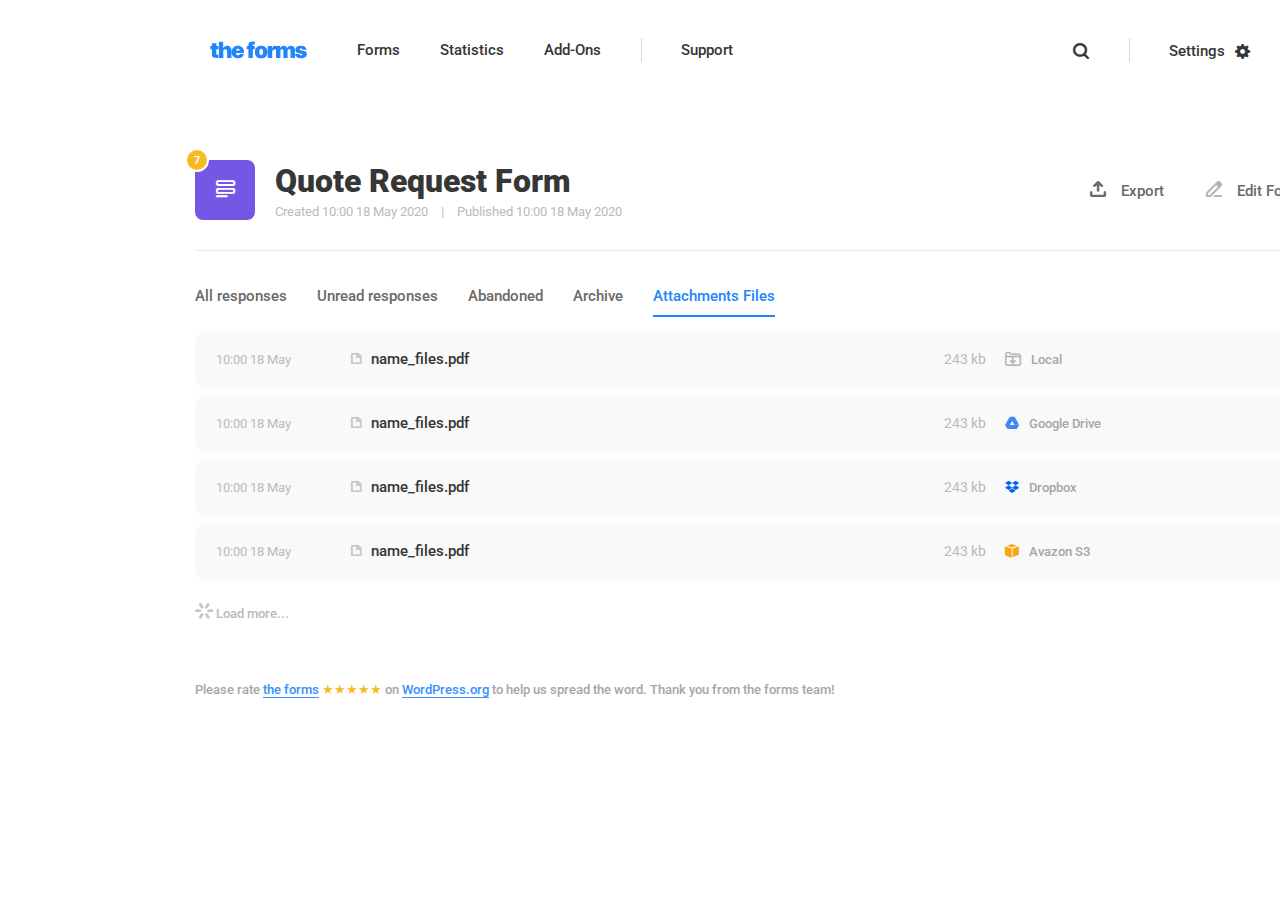
<file: view-files.html>
<!DOCTYPE html>
<html lang="en">
<head>
  <meta charset="UTF-8">
  <title>View Files</title>
  <link href="https://fonts.googleapis.com/css2?family=Roboto:wght@400;500;700&display=swap" rel="stylesheet">
  <link rel="stylesheet" href="scss/main.css">
</head>
<body>
<div class="wrapper">
  <header class="header">
    <div class="header__item">
      <div class="header__logo"></div>
      <div class="header__menu">
        <ul class="main-menu">
          <li>
            <a href="index.html">
              Forms
            </a>
          </li>
          <li>
            <a href="#">
              Statistics
            </a>
          </li>
          <li>
            <a href="#">
              Add-Ons
            </a>
          </li>
          <li>
            <a href="#">
              Support
            </a>
          </li>
        </ul>
      </div>
    </div>
    <div class="header__item">
      <div class="header__search">
        <ul class="main-menu">
          <li class="main-search">
            <div id="search">
              <form>
                <i class="font-icon icon-search" id="search-icon"></i>
                <input type="text" id="search-input" name="search" autocomplete="off">
              </form>
            </div>
          </li>
          <li class="main-menu__settings">
            <a href="#" class="font-icon icon-settings">Settings</a>
          </li>
        </ul>
      </div>
    </div>
  </header>
  <section class="menu-page">
    <div class="container">
      <div class="menu-page__wrapper menu-page__wrapper_b-line">
        <div class="menu-page__item">
          <div class="title-page__form-name">
            <div class="title-page__header-item">
              <div class="title-page__header-icon-container">
                <div class="title-page__header-icon-mes unread">
                  7
                </div>
                <div class="title-page__header-icon font-icon icon-icon-1"></div>
              </div>
            </div>
            <div class="title-page">
              Quote Request Form
              <div class="title-page__info">
                Created 10:00 18 May 2020
                <span>|</span>
                Published 10:00 18 May 2020
              </div>
            </div>
          </div>
        </div>
        <div class="menu-page__item">
          <div class="menu-page-settings">
            <div class="menu-page-settings__item">
              <a href="export.html" class="menu-page-settings__link font-icon icon-export">
                Export
              </a>
            </div>
            <div class="menu-page-settings__item">
              <a href="#" class="menu-page-settings__link font-icon icon-edit">
                Edit Form
              </a>
            </div>
            <div class="menu-page-settings__item">
              <a href="#" class="menu-page-settings__link font-icon icon-archive">
                Archive
              </a>
            </div>
          </div>
          <button class="menu-page__button font-icon icon-eye">
            Preview Form
          </button>
        </div>
      </div>
    </div>
  </section>
  <section class="filters-page">
    <div class="container">
      <div class="filters-page__wrapper">
        <div class="filters-page__list">
          <div class="filters-page__item">
            <a href="#" class="filters-page__link">
              All responses
            </a>
          </div>
          <div class="filters-page__item">
            <a href="#" class="filters-page__link">
              Unread responses
            </a>
          </div>
          <div class="filters-page__item">
            <a href="#" class="filters-page__link">
              Abandoned
            </a>
          </div>
          <div class="filters-page__item">
            <a href="#" class="filters-page__link">
              Archive
            </a>
          </div>
          <div class="filters-page__item active">
            <a href="#" class="filters-page__link">
              Attachments Files
            </a>
          </div>
        </div>
        <div class="filters-page__button">
          <button class="btn font-icon icon-download">
            Download all files
          </button>
        </div>
      </div>
    </div>
  </section>
  <section class="files">
    <div class="container">
      <div class="files__row">
        <div class="files__date">
          <span>10:00</span> <span>18 May</span>
        </div>
        <div class="files__name font-icon icon-icon-2">
          name_files.pdf
        </div>
        <div class="files__info">
          <span>243 kb</span> <span class="font-icon icon-local">Local</span>
        </div>
        <div class="files__button">
          <button class="btn font-icon icon-download">
            Download
          </button>
        </div>
      </div>
      <div class="files__row">
        <div class="files__date">
          <span>10:00</span> <span>18 May</span>
        </div>
        <div class="files__name font-icon icon-icon-2">
          name_files.pdf
        </div>
        <div class="files__info">
          <span>243 kb</span> <span class="font-icon icon-google-drive">Google Drive</span>
        </div>
        <div class="files__button">
          <button class="btn font-icon icon-download">
            Download
          </button>
        </div>
      </div>
      <div class="files__row">
        <div class="files__date">
          <span>10:00</span> <span>18 May</span>
        </div>
        <div class="files__name font-icon icon-icon-2">
          name_files.pdf
        </div>
        <div class="files__info">
          <span>243 kb</span> <span class="font-icon icon-dropbox">Dropbox</span>
        </div>
        <div class="files__button">
          <button class="btn font-icon icon-download">
            Download
          </button>
        </div>
      </div>
      <div class="files__row">
        <div class="files__date">
          <span>10:00</span> <span>18 May</span>
        </div>
        <div class="files__name font-icon icon-icon-2">
          name_files.pdf
        </div>
        <div class="files__info">
          <span>243 kb</span> <span class="font-icon icon-amazon">Avazon S3</span>
        </div>
        <div class="files__button">
          <button class="btn font-icon icon-download">
            Download
          </button>
        </div>
      </div>
      <button class="files__load-more font-icon icon-load-more">
        Load more...
      </button>
    </div>

  </section>

  <footer class="footer">
    <div class="container">
      <div class="footer__wrapper">
        <div class="footer__item">
          Please rate <a href="#">the forms</a> <span>★★★★★</span> on <a href="#" target="_blank">WordPress.org</a> to help us spread the word. Thank you from the forms team!
        </div>
        <div class="footer__item">
          Version 1.0.1
        </div>
      </div>
    </div>
  </footer>
</div>

<script src="js/main.js"></script>

</body>
</html>
</file>
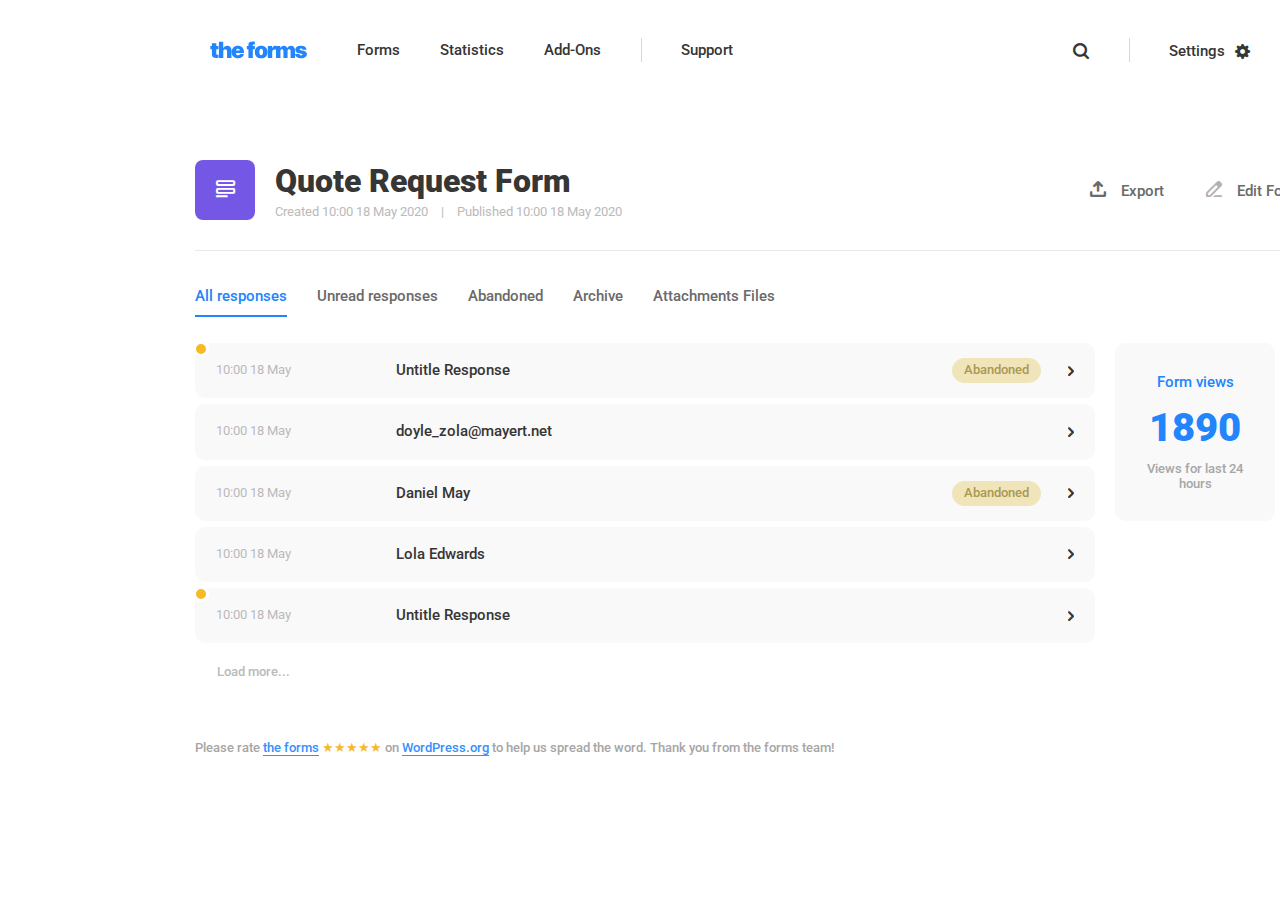
<file: view-form.html>
<!DOCTYPE html>
<html lang="en">
<head>
  <meta charset="UTF-8">
  <title>view form</title>
  <link href="https://fonts.googleapis.com/css2?family=Roboto:wght@400;500;700&display=swap" rel="stylesheet">
  <link rel="stylesheet" href="scss/main.css">
</head>
<body>
<div class="wrapper">
  <header class="header">
    <div class="header__item">
      <div class="header__logo"></div>
      <div class="header__menu">
        <ul class="main-menu">
          <li>
            <a href="index.html">
              Forms
            </a>
          </li>
          <li>
            <a href="#">
              Statistics
            </a>
          </li>
          <li>
            <a href="#">
              Add-Ons
            </a>
          </li>
          <li>
            <a href="#">
              Support
            </a>
          </li>
        </ul>
      </div>
    </div>
    <div class="header__item">
      <div class="header__search">
        <ul class="main-menu">
          <li class="main-search">
            <div id="search">
              <form>
                <i class="font-icon icon-search" id="search-icon"></i>
                <input type="text" id="search-input" name="search" autocomplete="off">
              </form>
            </div>
          </li>
          <li class="main-menu__settings">
            <a href="#" class="font-icon icon-settings">Settings</a>
          </li>
        </ul>
      </div>
    </div>
  </header>
  <section class="menu-page">
    <div class="container">
      <div class="menu-page__wrapper menu-page__wrapper_b-line">
        <div class="menu-page__item">
          <div class="title-page__form-name">
            <div class="title-page__header-item">
              <div class="title-page__header-icon-container">
                <!--                you need add class {unread} to show this block -->
                <div class="title-page__header-icon-mes">
                  7
                </div>
                <div class="title-page__header-icon font-icon icon-icon-1"></div>
              </div>
            </div>
            <div class="title-page">
              Quote Request Form
              <div class="title-page__info">
                Created 10:00 18 May 2020
                <span>|</span>
                Published 10:00 18 May 2020
              </div>
            </div>
          </div>
        </div>
        <div class="menu-page__item">
          <div class="menu-page-settings">
            <div class="menu-page-settings__item">
              <a href="export.html" class="menu-page-settings__link font-icon icon-export">
                Export
              </a>
            </div>
            <div class="menu-page-settings__item">
              <a href="#" class="menu-page-settings__link font-icon icon-edit">
                Edit Form
              </a>
            </div>
            <div class="menu-page-settings__item">
              <a href="#" class="menu-page-settings__link font-icon icon-archive">
                Archive
              </a>
            </div>
          </div>
          <button class="menu-page__button font-icon icon-eye">
            Preview Form
          </button>
        </div>
      </div>
    </div>
  </section>
  <section class="filters-page">
    <div class="container">
      <div class="filters-page__wrapper">
        <div class="filters-page__list">
          <div class="filters-page__item active">
            <a href="#" class="filters-page__link">
              All responses
            </a>
          </div>
          <div class="filters-page__item ">
            <a href="#" class="filters-page__link">
              Unread responses
            </a>
          </div>
          <div class="filters-page__item">
            <a href="#" class="filters-page__link">
              Abandoned
            </a>
          </div>
          <div class="filters-page__item">
            <a href="#" class="filters-page__link">
              Archive
            </a>
          </div>
          <div class="filters-page__item">
            <a href="view-files.html" class="filters-page__link">
              Attachments Files
            </a>
          </div>
        </div>
        <div class="filters-page__button">
          <div class="menu-page-settings">
            <div class="menu-page-settings__item">
              <button class="btn font-icon icon-date menu-page-settings__btn-link icon-arrow-a">
                begin date
              </button>
            </div>
            <div class="menu-page-settings__item">
              <button class="btn font-icon icon-date menu-page-settings__btn-link icon-arrow-a">
                end date
              </button>
            </div>
          </div>
        </div>
      </div>
    </div>
  </section>
  <section class="view-form">
    <div class="container">
      <div class="view-form__wrapper">
        <div class="view-form__item">
          <div class="list-form-vf">
            <div class="list-form-vf__row unread">
              <a href="view-response.html" class="list-form-vf__link"></a>
              <div class="list-form-vf__date">
                <span>10:00</span> <span>18 May</span>
              </div>
              <div class="list-form-vf__name">
                Untitle Response
              </div>
              <div class="list-form-vf__status">
                Abandoned
              </div>

            </div>
            <div class="list-form-vf__row">
              <a href="view-response.html" class="list-form-vf__link"></a>
              <div class="list-form-vf__date">
                <span>10:00</span> <span>18 May</span>
              </div>
              <div class="list-form-vf__name">
                doyle_zola@mayert.net
              </div>

            </div>
            <div class="list-form-vf__row">
              <a href="view-response.html" class="list-form-vf__link"></a>
              <div class="list-form-vf__date">
                <span>10:00</span> <span>18 May</span>
              </div>
              <div class="list-form-vf__name">
                Daniel May
              </div>
              <div class="list-form-vf__status">
                Abandoned
              </div>
            </div>
            <div class="list-form-vf__row">
              <a href="view-response.html" class="list-form-vf__link"></a>
              <div class="list-form-vf__date">
                <span>10:00</span> <span>18 May</span>
              </div>
              <div class="list-form-vf__name">
                Lola Edwards
              </div>

            </div>
            <div class="list-form-vf__row unread">
              <a href="view-response.html" class="list-form-vf__link"></a>
              <div class="list-form-vf__date">
                <span>10:00</span> <span>18 May</span>
              </div>
              <div class="list-form-vf__name">
                Untitle Response
              </div>

            </div>
            <button class="files__load-more" id="load-more">
              <span class="loop-icon">
                <span class="font-icon icon-load-more"></span>
              </span>
              <span>Load more...</span>
            </button>
          </div>
        </div>
        <div class="view-form__item">
          <div class="numbers-info-vf">
              <div class="numbers-info-vf__item active">
                <div class="numbers-info-vf__title">Form views</div>
                <div class="numbers-info-vf__value">1890</div>
                <div class="numbers-info-vf__text">Views for last 24 hours</div>
              </div>
              <div class="numbers-info-vf__item">
                <div class="numbers-info-vf__title">Responses</div>
                <div class="numbers-info-vf__value">218</div>
                <div class="numbers-info-vf__text">Responses for last 24 hours</div>
              </div>
              <div class="numbers-info-vf__item">
                <div class="numbers-info-vf__title">Abandoned</div>
                <div class="numbers-info-vf__value">14</div>
                <div class="numbers-info-vf__text">Responses for last 24 hours</div>
              </div>
          </div>
        </div>
      </div>
    </div>
  </section>

  <footer class="footer">
    <div class="container">
      <div class="footer__wrapper">
        <div class="footer__item">
          Please rate <a href="#">the forms</a> <span>★★★★★</span> on <a href="#" target="_blank">WordPress.org</a> to help us spread the word. Thank you from the forms team!
        </div>
        <div class="footer__item">
          Version 1.0.1
        </div>
      </div>
    </div>
  </footer>
</div>

<script src="js/main.js"></script>

</body>
</html>
</file>
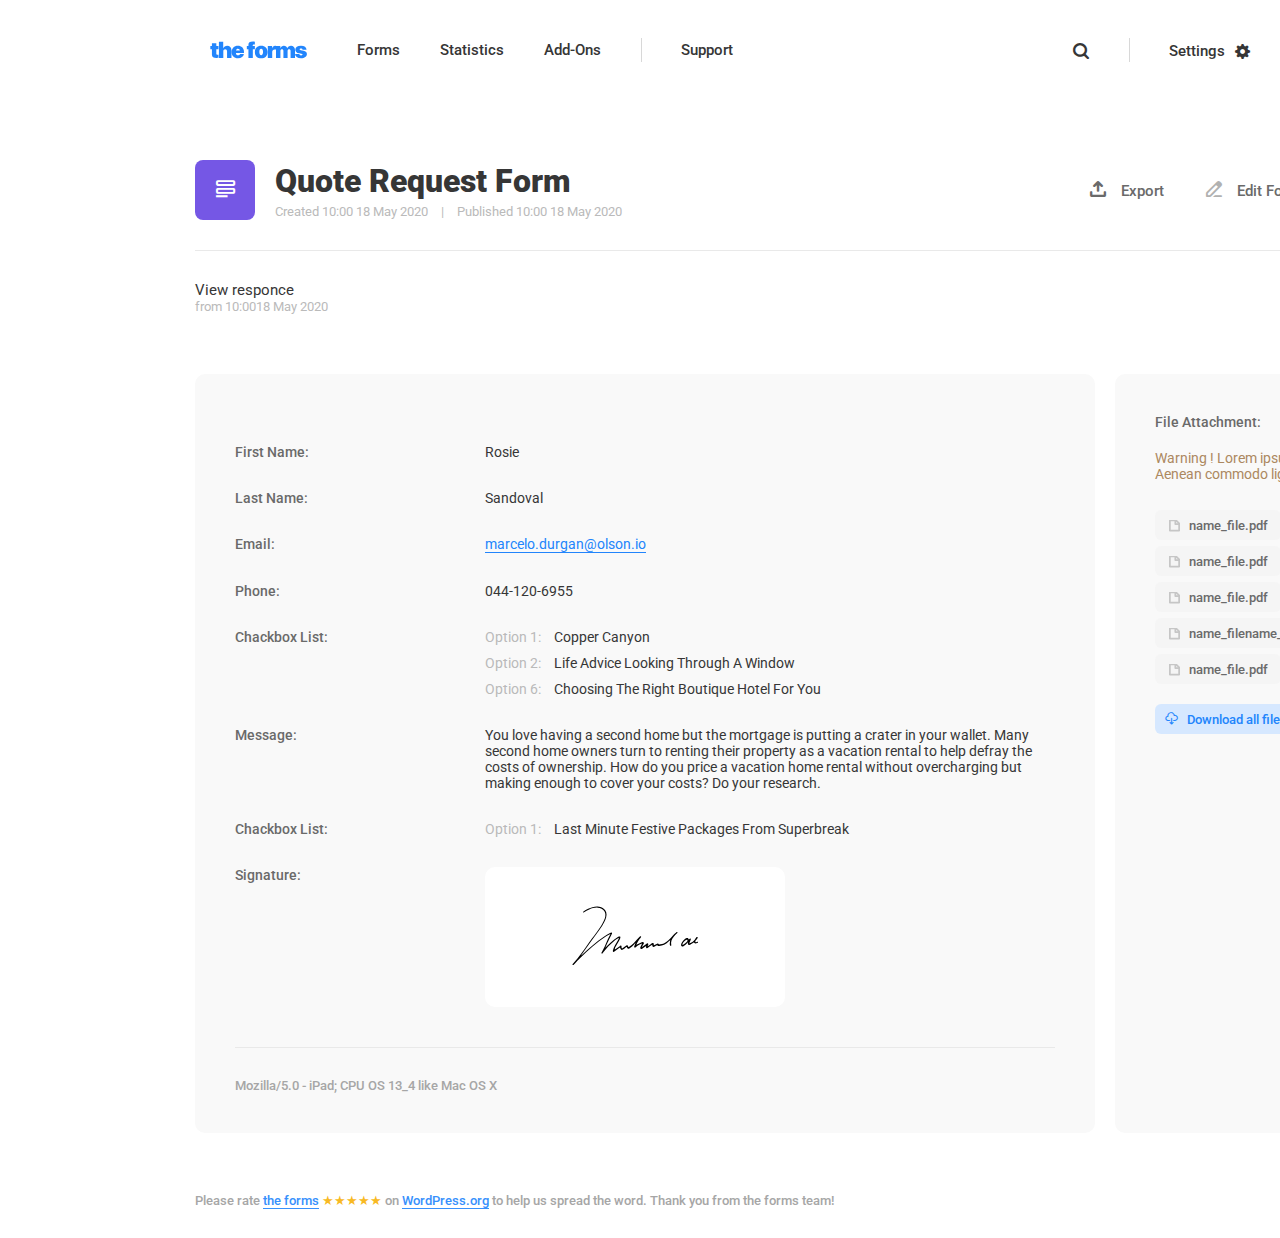
<file: view-respons.html>
<!DOCTYPE html>
<html lang="en">
<head>
  <meta charset="UTF-8">
  <title>view response</title>
  <link href="https://fonts.googleapis.com/css2?family=Roboto:wght@400;500;700&display=swap" rel="stylesheet">
  <link rel="stylesheet" href="scss/main.css">
</head>
<body>
<div class="wrapper">
  <header class="header">
    <div class="header__item">
      <div class="header__logo"></div>
      <div class="header__menu">
        <ul class="main-menu">
          <li>
            <a href="index.html">
              Forms
            </a>
          </li>
          <li>
            <a href="#">
              Statistics
            </a>
          </li>
          <li>
            <a href="#">
              Add-Ons
            </a>
          </li>
          <li>
            <a href="#">
              Support
            </a>
          </li>
        </ul>
      </div>
    </div>
    <div class="header__item">
      <div class="header__search">
        <ul class="main-menu">
          <li class="main-search">
            <div id="search">
              <form>
                <i class="font-icon icon-search" id="search-icon"></i>
                <input type="text" id="search-input" name="search" autocomplete="off">
              </form>
            </div>
          </li>
          <li class="main-menu__settings">
            <a href="#" class="font-icon icon-settings">Settings</a>
          </li>
        </ul>
      </div>
    </div>
  </header>
  <section class="menu-page">
    <div class="container">
      <div class="menu-page__wrapper menu-page__wrapper_b-line">
        <div class="menu-page__item">
          <div class="title-page__form-name">
            <div class="title-page__header-item">
              <div class="title-page__header-icon-container">
                <!--                you need add class {unread} to show this block -->
                <div class="title-page__header-icon-mes">
                  7
                </div>
                <div class="title-page__header-icon font-icon icon-icon-1"></div>
              </div>
            </div>
            <div class="title-page">
              Quote Request Form
              <div class="title-page__info">
                Created 10:00 18 May 2020
                <span>|</span>
                Published 10:00 18 May 2020
              </div>
            </div>
          </div>
        </div>
        <div class="menu-page__item">
          <div class="menu-page-settings">
            <div class="menu-page-settings__item">
              <a href="#" class="menu-page-settings__link font-icon icon-export">
                Export
              </a>
            </div>
            <div class="menu-page-settings__item">
              <a href="#" class="menu-page-settings__link font-icon icon-edit">
                Edit Form
              </a>
            </div>
            <div class="menu-page-settings__item">
              <a href="#" class="menu-page-settings__link font-icon icon-archive">
                Archive
              </a>
            </div>
          </div>
          <button class="menu-page__button font-icon icon-eye">
            Preview Form
          </button>
        </div>
      </div>
    </div>
  </section>
  <section class="filters-page">
    <div class="container">
      <div class="view-response-top">
        <div class="view-response-top__item">
          <div class="view-response-top__back">
            <div class="">View responce</div>
            <div class="card__date">
              from <span>10:00</span><span>18 May 2020</span>
            </div>
          </div>
        </div>
        <div class="view-response-back-row__item">
          <a href="#" class="font-icon icon-date menu-page-settings__btn-link">Print</a>
          <a href="#" class="font-icon icon-date menu-page-settings__btn-link">Archive</a>
        </div>
      </div>
    </div>
  </section>
 <section class="response-info">
   <div class="container">
     <div class="response-info__wrapper">
       <div class="response-info__item">
         <div class="person-info">
           <div class="person-info__row">
             <div class="leader-text">First Name:</div>
             <div class="text">Rosie</div>
           </div>
           <div class="person-info__row">
             <div class="leader-text">Last Name:</div>
             <div class="text">Sandoval</div>
           </div>
           <div class="person-info__row">
             <div class="leader-text">Email:</div>
             <a href="#" class="person-info__link">marcelo.durgan@olson.io</a>
           </div>
           <div class="person-info__row">
             <div class="leader-text">Phone:</div>
             <div class="text">044-120-6955</div>
           </div>
           <div class="person-info__row">
             <div class="leader-text">Chackbox List:</div>
             <div class="text-list">
               <ul>
                 <li>
                   <span>Option 1:</span> Copper Canyon
                 </li>
                 <li>
                   <span>Option 2:</span> Life Advice Looking Through A Window
                 </li>
                 <li>
                   <span>Option 6:</span> Choosing The Right Boutique Hotel For You
                 </li>
               </ul>
             </div>
           </div>
           <div class="person-info__row">
             <div class="leader-text">Message:</div>
             <div class="text">
               You love having a second home but the mortgage is putting a crater in your wallet. Many second home owners turn to renting their property as a vacation rental to help defray the costs of ownership. How do you price a vacation home rental without overcharging but making enough to cover your costs? Do your research.
             </div>
           </div>
           <div class="person-info__row">
             <div class="leader-text">Chackbox List:</div>
             <div class="text-list">
               <ul>
                 <li>
                   <span>Option 1:</span> Last Minute Festive Packages From Superbreak
                 </li>
               </ul>
             </div>
           </div>
           <div class="person-info__row">
             <div class="leader-text">Signature:</div>
             <div class="signature-image">
               <img src="./images/signature.svg" alt="">
             </div>
           </div>
         </div>
         <div class="device-info">Mozilla/5.0 - iPad; CPU OS 13_4 like Mac OS X</div>
       </div>
       <div class="response-info__item">
         <div class="leader-text">
           File Attachment:
         </div>
         <div class="warning-text">
           Warning ! Lorem ipsum dolor sit amet, consectetuer adipiscing elit. Aenean commodo ligula eget dolor. Aenean massa.
         </div>
         <div class="response-info-files">
           <div class="response-info-files__row">
             <div class="response-info-files__name">
               name_file.pdf
             </div>
             <div class="response-info-files__check">
               Viruses not found
             </div>
           </div>
           <div class="response-info-files__row">
             <div class="response-info-files__name">
               name_file.pdf
             </div>
             <div class="response-info-files__check">
               Viruses not found
             </div>
           </div>
           <div class="response-info-files__row">
             <div class="response-info-files__name">
               name_file.pdf
             </div>
             <div class="response-info-files__check">
               Viruses not found
             </div>
           </div>
           <div class="response-info-files__row">
             <div class="response-info-files__name">
               name_filename_filename_filename_filename_filename_file.pdf
             </div>
             <div class="response-info-files__check">
               Viruses not found
             </div>
           </div>
           <div class="response-info-files__row">
             <div class="response-info-files__name">
               name_file.pdf
             </div>
             <div class="response-info-files__check">
               Viruses not found
             </div>
           </div>
         </div>
         <button class="btn font-icon icon-download">
           Download all files
         </button>

       </div>
     </div>
   </div>
 </section>

  <footer class="footer">
    <div class="container">
      <div class="footer__wrapper">
        <div class="footer__item">
          Please rate <a href="#">the forms</a> <span>★★★★★</span> on <a href="#" target="_blank">WordPress.org</a> to help us spread the word. Thank you from the forms team!
        </div>
        <div class="footer__item">
          Version 1.0.1
        </div>
      </div>
    </div>
  </footer>
</div>

<script src="js/main.js"></script>

</body>
</html>
</file>
<file: scss/main.css>
@charset "UTF-8";
@import "icomoon.css";
* {
  box-sizing: border-box;
}

body {
  margin: 0;
  padding: 0;
  font-family: "Roboto", sans-serif;
  line-height: normal;
  font-size: 15px;
  color: #363636;
}

h1,
h2,
h3 {
  margin: 0;
  padding: 0;
}

ul {
  margin: 0;
  padding: 0;
  list-style: none;
}

a {
  text-decoration: none;
  color: inherit;
}

section {
  margin-top: 60px;
}

.wrapper {
  margin-left: 160px;
  padding-left: 20px;
  padding-bottom: 30px;
  background-color: #fff;
}

.container {
  width: 1470px;
  margin: 0 auto;
  padding: 0 15px;
}

.empty-form {
  width: 100%;
  height: 543px;
  background: #F9F9F9;
  display: flex;
  flex-direction: column;
  align-items: center;
  justify-content: center;
  border-radius: 10px;
  font-size: 13px;
  color: #aeaeae;
}
.empty-form__icon {
  margin-bottom: 20px;
}
.empty-form__icon:before {
  font-size: 51px;
  color: #eaeaea;
}

button {
  background-color: transparent;
  padding: 0;
  border: none;
  line-height: 1;
  outline: none;
  cursor: pointer;
  font-family: "Roboto", sans-serif;
}

.btn {
  font-size: 13px;
  font-weight: 500;
  -webkit-transition: all 0.3s ease-in;
  -moz-transition: all 0.3s ease-in;
  -ms-transition: all 0.3s ease-in;
  -o-transition: all 0.3s ease-in;
  transition: all 0.3s ease-in;
  background-color: #d6e8ff;
  border-radius: 6px;
  color: #2285fc;
  padding: 8px 10px;
}
.btn:before {
  padding-right: 6px;
  font-size: 13px;
}
.btn:hover {
  background-color: #2285fc;
  color: #fff;
}

.btn-icon {
  -webkit-transition: all 0.3s ease-in;
  -moz-transition: all 0.3s ease-in;
  -ms-transition: all 0.3s ease-in;
  -o-transition: all 0.3s ease-in;
  transition: all 0.3s ease-in;
  background-color: transparent;
  padding: 7px;
  color: #b1b1b1;
  border-radius: 6px;
}
.btn-icon:hover {
  background-color: #e8e8e8;
  color: #363636;
}

.header {
  padding: 30px;
  display: flex;
  justify-content: space-between;
  text-align: center;
}
.header_editor {
  padding: 21px 30px;
  box-shadow: 0 1px 0 0 #ececec;
}
.header_editor .header__logo {
  margin-right: 20px;
}
.header__item {
  display: flex;
  align-items: center;
}
.header__logo {
  width: 97px;
  height: 18px;
  background-image: url("../images/logo.svg");
  background-repeat: no-repeat;
  background-position: center;
  background-size: 100%;
  margin-right: 50px;
}
.header__back {
  position: relative;
  padding: 10px 20px;
  cursor: pointer;
}
.header__back:after {
  content: "";
  position: absolute;
  width: 1px;
  height: 24px;
  background-color: #d8d8d8;
  top: 4.5px;
  right: 0;
}
.header__back .icon-arrow-left:before {
  color: #363636;
  font-size: 10px;
}
.header__action-name {
  font-size: 15px;
  font-weight: 500;
  margin-left: 40px;
}

.main-menu {
  display: flex;
  align-items: center;
}
.main-menu li {
  position: relative;
  margin-right: 40px;
}
.main-menu li:last-child {
  margin-left: 40px;
  margin-right: 0;
}
.main-menu li:last-child:before {
  position: absolute;
  content: "";
  width: 1px;
  height: 24px;
  background-color: #d8d8d8;
  left: -40px;
  top: 50%;
  transform: translateY(-50%);
}
.main-menu li.active a {
  color: #2285fc;
  border-bottom-color: #2285fc;
}
.main-menu a {
  font-size: 15px;
  font-weight: 500;
  -webkit-transition: all 0.3s ease-in;
  -moz-transition: all 0.3s ease-in;
  -ms-transition: all 0.3s ease-in;
  -o-transition: all 0.3s ease-in;
  transition: all 0.3s ease-in;
  padding-bottom: 28px;
  color: #363636;
  border-bottom: 2px solid transparent;
}
.main-menu a:hover {
  color: #2285fc;
  border-bottom-color: #2285fc;
}
.main-menu__settings .icon-settings:after {
  transform: translateY(1.5px);
}

#search {
  width: 16px;
  float: right;
  font-size: 16px;
  cursor: pointer;
  -webkit-transition: all 0.3s ease-in;
  -moz-transition: all 0.3s ease-in;
  -ms-transition: all 0.3s ease-in;
  -o-transition: all 0.3s ease-in;
  transition: all 0.3s ease-in;
}
#search form {
  display: flex;
  align-items: center;
  width: 100%;
}

#search-input {
  height: 40px;
  width: 100%;
  padding: 0;
  font-size: 16px;
  background: #f3f3f3;
  color: #808080;
  border: none;
  border-radius: 0px 20px 20px 0;
  outline: 0;
  -webkit-transition: all 0.3s ease-in;
  -moz-transition: all 0.3s ease-in;
  -ms-transition: all 0.3s ease-in;
  -o-transition: all 0.3s ease-in;
  transition: all 0.3s ease-in;
}

#search-icon {
  -webkit-transition: all 0.3s ease-in;
  -moz-transition: all 0.3s ease-in;
  -ms-transition: all 0.3s ease-in;
  -o-transition: all 0.3s ease-in;
  transition: all 0.3s ease-in;
}
#search-icon:before {
  font-size: 16px;
  transform: translateY(2px);
}

#search.active {
  width: 400px;
}
#search.active #search-icon {
  background: #f3f3f3;
  padding: 10px 12px 11px;
  border-radius: 20px 0 0 20px;
}

#search-input.active {
  width: 100%;
  visibility: visible;
}

.menu-page__wrapper {
  display: flex;
  align-items: center;
  justify-content: space-between;
}
.menu-page__wrapper_b-line {
  padding-bottom: 30px;
  border-bottom: 1px solid #e9e9e9;
}
.menu-page__item {
  display: flex;
  align-items: center;
  justify-content: flex-start;
}
.menu-page__select {
  margin-right: 50px;
}
.menu-page__button {
  -webkit-transition: all 0.3s ease-in;
  -moz-transition: all 0.3s ease-in;
  -ms-transition: all 0.3s ease-in;
  -o-transition: all 0.3s ease-in;
  transition: all 0.3s ease-in;
  background-color: #d6e8ff;
  padding: 12px 25px 12px;
  border-radius: 20px;
  color: #2285fc;
  border: none;
  outline: none;
  font-family: "Roboto", sans-serif;
  font-size: 14px;
  font-weight: 500;
  cursor: pointer;
}
.menu-page__button:before {
  font-size: 12px;
  padding-right: 13px;
}
.menu-page__button:hover {
  background-color: #2285fc;
  color: #ffffff;
}
.menu-page__preview-form {
  display: flex;
  align-items: center;
  margin-right: 26px;
}
.menu-page__preview-form.font-icon:before {
  margin-right: 10px;
}
.menu-page__view {
  display: flex;
  align-items: center;
  justify-content: flex-start;
  margin-right: 49px;
}
.menu-page__view-item {
  -webkit-transition: all 0.3s ease-in;
  -moz-transition: all 0.3s ease-in;
  -ms-transition: all 0.3s ease-in;
  -o-transition: all 0.3s ease-in;
  transition: all 0.3s ease-in;
  background-color: transparent;
  color: #b1b1b1;
  cursor: pointer;
  padding: 7px;
  border-radius: 6px;
  line-height: 1;
}
.menu-page__view-item:hover {
  background-color: #e8e8e8;
  color: #363636;
}
.menu-page__view-item:first-child {
  margin-right: 20px;
}
.menu-page__view-item.active {
  color: #2285fc;
}
.menu-page-settings {
  display: flex;
  align-items: center;
  justify-content: flex-start;
  margin-right: 26px;
}
.menu-page-settings__item {
  margin-left: 10px;
}
.menu-page-settings__link {
  -webkit-transition: all 0.3s ease-in;
  -moz-transition: all 0.3s ease-in;
  -ms-transition: all 0.3s ease-in;
  -o-transition: all 0.3s ease-in;
  transition: all 0.3s ease-in;
  font-size: 15px;
  font-weight: 500;
  padding: 10px 16px;
  background-color: transparent;
  color: #6a6a6a;
  border-radius: 20px;
}
.menu-page-settings__link:before {
  -webkit-transition: all 0.3s ease-in;
  -moz-transition: all 0.3s ease-in;
  -ms-transition: all 0.3s ease-in;
  -o-transition: all 0.3s ease-in;
  transition: all 0.3s ease-in;
  padding-right: 11px;
}
.menu-page-settings__link:hover {
  background-color: #e8e8e8;
  color: #363636;
}
.menu-page-settings__link:hover:before {
  color: #363636;
}
.menu-page-settings__btn-link {
  -webkit-transition: all 0.3s ease-in;
  -moz-transition: all 0.3s ease-in;
  -ms-transition: all 0.3s ease-in;
  -o-transition: all 0.3s ease-in;
  transition: all 0.3s ease-in;
  font-size: 13px;
  font-weight: 500;
  position: relative;
  padding: 8px 46px 8px 10px;
  background-color: #f5f5f5;
  color: #6a6a6a;
  border-radius: 6px;
}
.menu-page-settings__btn-link:before {
  -webkit-transition: all 0.3s ease-in;
  -moz-transition: all 0.3s ease-in;
  -ms-transition: all 0.3s ease-in;
  -o-transition: all 0.3s ease-in;
  transition: all 0.3s ease-in;
  padding-right: 11px;
}
.menu-page-settings__btn-link:after {
  -webkit-transition: all 0.3s ease-in;
  -moz-transition: all 0.3s ease-in;
  -ms-transition: all 0.3s ease-in;
  -o-transition: all 0.3s ease-in;
  transition: all 0.3s ease-in;
  position: absolute;
  top: 50%;
  right: 10px;
  font-size: 3px;
  color: #b7b7b7;
}
.menu-page-settings__btn-link:hover {
  background-color: #e8e8e8;
  color: #363636;
}
.menu-page-settings__btn-link:hover:before, .menu-page-settings__btn-link:hover:after {
  color: #363636;
}

.title-page {
  font-size: 32px;
  font-weight: 900;
  color: #363636;
}
.title-page__select {
  margin-left: 20px;
}
.title-page__form-name {
  display: flex;
  align-items: center;
}
.title-page__header-icon-container {
  position: relative;
  width: 60px;
  height: 60px;
  background-color: #7557e5;
  margin-right: 20px;
  color: #ffffff;
  border-radius: 8px;
}
.title-page__header-icon {
  position: absolute;
  top: 50%;
  left: 50%;
  transform: translate(-50%, -50%);
}
.title-page__header-icon:before {
  font-size: 18px;
}
.title-page__header-icon-mes {
  display: none;
  position: absolute;
  top: -12px;
  left: -10px;
  line-height: 1;
  text-align: center;
  padding: 5px 0;
  width: 24px;
  height: 24px;
  background-color: #f8b923;
  border-radius: 50%;
  font-size: 11px;
  font-weight: bold;
  color: #ffffff;
  border: 2px solid #fff;
}
.title-page__header-icon-mes.unread {
  display: block;
}
.title-page__info {
  margin-top: 4px;
  font-size: 13px;
  font-weight: normal;
  color: #bababa;
}
.title-page__info span {
  display: inline-block;
  margin: 0 10px;
}

.button-back {
  border-right: 1px solid #d8d8d8;
  margin-right: 23px;
  padding: 5px 0;
}
.button-back:before {
  padding-right: 20px;
  font-size: 10px;
}

.card {
  position: relative;
  display: flex;
  flex-direction: column;
  background-color: #f9f9f9;
  padding: 30px;
  border-radius: 10px;
  border: 1px solid transparent;
  -webkit-transition: all 0.3s ease-in;
  -moz-transition: all 0.3s ease-in;
  -ms-transition: all 0.3s ease-in;
  -o-transition: all 0.3s ease-in;
  transition: all 0.3s ease-in;
}
.card:hover {
  border-color: #e9e9e9;
}
.card_add {
  align-items: center;
  justify-content: center;
  border: 2px dashed #e9e9e9;
}
.card_add:hover {
  border-color: #b9b9b9;
}
.card__wrapper {
  display: none;
  grid-template-columns: repeat(4, 342px);
  grid-gap: 1.4vw;
  padding-bottom: 61px;
}
.card__wrapper.grid.show {
  display: grid;
}
.card__header {
  display: flex;
  align-items: center;
  justify-content: flex-start;
  padding-bottom: 29px;
  border-bottom: 1px solid #e9e9e9;
}
.card__header-icon-container {
  position: relative;
  width: 42px;
  height: 42px;
  background-color: #7557e5;
  margin-right: 22px;
  color: #ffffff;
  border-radius: 8px;
}
.card__header-icon {
  position: absolute;
  top: 50%;
  left: 50%;
  transform: translate(-50%, -50%);
}
.card__header-icon:before {
  font-size: 18px;
}
.card__header-title {
  margin-bottom: 6px;
  font-size: 18px;
  font-weight: bold;
  color: #363636;
}
.card__date {
  font-size: 13px;
  color: #bababa;
}
.card__header-icon-mes {
  display: none;
  position: absolute;
  top: -12px;
  left: -10px;
  line-height: 1;
  text-align: center;
  padding: 5px 0;
  width: 24px;
  height: 24px;
  background-color: #f8b923;
  border-radius: 50%;
  font-size: 11px;
  font-weight: bold;
  color: #ffffff;
  border: 2px solid #fff;
}
.card__header-icon-mes.unread {
  display: block;
}
.card__content {
  margin-bottom: 24px;
}
.card__content-header {
  display: flex;
  align-items: center;
  justify-content: space-between;
  margin: 31px 0 24px;
}
.card__view-all {
  font-size: 13px;
  font-weight: 500;
  color: #b1b1b1;
  text-decoration: underline;
}
.card__view-all:hover {
  text-decoration: none;
}
.card__title {
  font-size: 14px;
  font-weight: 500;
  color: #6a6a6a;
}
.card__description {
  display: none;
  margin-top: 4px;
  font-size: 13px;
  color: #aeaeae;
}
.card__content-item {
  display: block;
  position: relative;
  background-color: #ffffff;
  padding: 14px 20px;
  margin-bottom: 6px;
  border-radius: 8px;
  border: 1px solid transparent;
  -webkit-transition: all 0.3s ease-in;
  -moz-transition: all 0.3s ease-in;
  -ms-transition: all 0.3s ease-in;
  -o-transition: all 0.3s ease-in;
  transition: all 0.3s ease-in;
}
.card__content-item:hover {
  border: 1px solid #e9e9e9;
}
.card__content-item:hover .card__response-title {
  color: #2285fc;
}
.card__content-item.unread:before {
  content: "";
  position: absolute;
  width: 10px;
  height: 10px;
  top: -3px;
  left: -3px;
  border: solid 3px #f9f9f9;
  background-color: #f8b923;
  border-radius: 50%;
}
.card__response-title {
  font-size: 15px;
  font-weight: 500;
  margin-bottom: 4px;
  -webkit-transition: all 0.3s ease-in;
  -moz-transition: all 0.3s ease-in;
  -ms-transition: all 0.3s ease-in;
  -o-transition: all 0.3s ease-in;
  transition: all 0.3s ease-in;
}
.card__content-file {
  display: none;
  position: absolute;
  right: 14px;
  bottom: 12px;
  color: #c6c6c6;
}
.card__content-file:before {
  font-size: 13px;
}
.card__no-responses {
  display: none;
  position: absolute;
  top: 50%;
  left: 50%;
  transform: translate(-50%, 0%);
  color: #eaeaea;
}
.card__no-responses:before {
  font-size: 51px;
}
.card__footer {
  display: flex;
  align-items: center;
  justify-content: space-between;
  padding-top: 23px;
  border-top: 1px solid #e9e9e9;
  margin-top: auto;
}
.card__add-content {
  display: flex;
  justify-content: center;
  text-align: center;
}
.card__add-content button {
  font-size: 14px;
  font-weight: 500;
  position: relative;
  color: #cecece;
  text-decoration: underline;
  -webkit-transition: all 0.3s ease-in;
  -moz-transition: all 0.3s ease-in;
  -ms-transition: all 0.3s ease-in;
  -o-transition: all 0.3s ease-in;
  transition: all 0.3s ease-in;
}
.card__add-content button:before {
  position: absolute;
  top: -58px;
  left: 50%;
  transform: translateX(-50%);
  color: #fff;
  background: #eaeaea;
  padding: 11px;
  font-size: 19px;
  border-radius: 8px;
  -webkit-transition: all 0.3s ease-in;
  -moz-transition: all 0.3s ease-in;
  -ms-transition: all 0.3s ease-in;
  -o-transition: all 0.3s ease-in;
  transition: all 0.3s ease-in;
}
.card__add-content button:hover {
  color: #363636;
}
.card__add-content button:hover:before {
  background: #b1b1b1;
}

.card__content-item.file .card__content-file {
  display: block;
}

.card__content.no-responses .card__content-header {
  flex-direction: column;
  align-items: flex-start;
}
.card__content.no-responses .card__description,
.card__content.no-responses .card__no-responses {
  display: block;
}

.card-list {
  display: flex;
  align-items: center;
  border-radius: 10px;
  background-color: #f9f9f9;
  margin-bottom: 6px;
  padding: 29px 30px;
  border: 1px solid transparent;
  -webkit-transition: all 0.3s ease-in;
  -moz-transition: all 0.3s ease-in;
  -ms-transition: all 0.3s ease-in;
  -o-transition: all 0.3s ease-in;
  transition: all 0.3s ease-in;
}
.card-list:hover {
  border-color: #e9e9e9;
}
.card-list_add {
  border: 2px dashed #e9e9e9;
}
.card-list_add:hover {
  border-color: #b9b9b9;
}
.card-list__wrapper {
  display: none;
  margin-bottom: 60px;
  padding-bottom: 30px;
}
.card-list__wrapper.list.show {
  display: block;
}
.card-list__header {
  display: flex;
  align-items: center;
  justify-content: flex-start;
  border-right: 1px solid #e9e9e9;
  flex-basis: 30%;
}
.card-list__header-icon-container {
  position: relative;
  width: 42px;
  height: 42px;
  background-color: #7557e5;
  margin-right: 22px;
  color: #ffffff;
  border-radius: 8px;
}
.card-list__header-icon {
  position: absolute;
  top: 50%;
  left: 50%;
  transform: translate(-50%, -50%);
}
.card-list__header-icon:before {
  font-size: 18px;
}
.card-list__header-title {
  margin-bottom: 6px;
  font-size: 18px;
  font-weight: bold;
  color: #363636;
}
.card-list__date {
  font-size: 13px;
  color: #bababa;
}
.card-list__header-icon-mes {
  display: none;
  position: absolute;
  top: -12px;
  left: -10px;
  line-height: 1;
  text-align: center;
  padding: 5px 0;
  width: 24px;
  height: 24px;
  background-color: #f8b923;
  border-radius: 50%;
  font-size: 11px;
  font-weight: bold;
  color: #ffffff;
  border: 2px solid #fff;
}
.card-list__header-icon-mes.unread {
  display: block;
}
.card-list__content {
  display: flex;
  align-items: center;
  justify-content: space-between;
  flex-basis: 54%;
  margin-left: 30px;
}
.card-list__content-item {
  display: flex;
  align-items: center;
  position: relative;
  -webkit-transition: all 0.3s ease-in;
  -moz-transition: all 0.3s ease-in;
  -ms-transition: all 0.3s ease-in;
  -o-transition: all 0.3s ease-in;
  transition: all 0.3s ease-in;
}
.card-list__content-item:hover .card-list__response-title {
  color: #2285fc;
}
.card-list__content-item.unread:before {
  content: "";
  position: relative;
  width: 10px;
  height: 10px;
  top: 1px;
  left: -3px;
  margin-right: 6px;
  border: solid 3px #f9f9f9;
  background-color: #f8b923;
  border-radius: 50%;
}
.card-list__content-file {
  display: none;
  margin-left: 10px;
  color: #c6c6c6;
  line-height: 1;
}
.card-list__content-file:before {
  font-size: 13px;
}
.card-list__title {
  font-size: 14px;
  font-weight: 500;
  color: #6a6a6a;
  margin-bottom: 8px;
}
.card-list__view-all {
  font-size: 13px;
  font-weight: 500;
  color: #b1b1b1;
  text-decoration: underline;
}
.card-list__view-all:hover {
  text-decoration: none;
}
.card-list__response-title {
  font-size: 15px;
  font-weight: 500;
  -webkit-transition: all 0.3s ease-in;
  -moz-transition: all 0.3s ease-in;
  -ms-transition: all 0.3s ease-in;
  -o-transition: all 0.3s ease-in;
  transition: all 0.3s ease-in;
  margin-right: 15px;
}
.card-list__footer {
  display: flex;
  align-items: center;
  margin-left: auto;
}
.card-list__description {
  display: none;
  margin-top: 4px;
  font-size: 13px;
  color: #aeaeae;
}
.card-list__add-content {
  font-size: 14px;
  font-weight: 500;
  display: block;
  width: 100%;
  position: relative;
  padding: 12px 0;
  color: #cecece;
  text-decoration: underline;
  -webkit-transition: all 0.3s ease-in;
  -moz-transition: all 0.3s ease-in;
  -ms-transition: all 0.3s ease-in;
  -o-transition: all 0.3s ease-in;
  transition: all 0.3s ease-in;
}
.card-list__add-content:before {
  position: absolute;
  top: 50%;
  left: 0;
  transform: translateY(-50%);
  color: #fff;
  background: #eaeaea;
  padding: 11px;
  font-size: 19px;
  border-radius: 8px;
  -webkit-transition: all 0.3s ease-in;
  -moz-transition: all 0.3s ease-in;
  -ms-transition: all 0.3s ease-in;
  -o-transition: all 0.3s ease-in;
  transition: all 0.3s ease-in;
}
.card-list__add-content:hover {
  color: #363636;
}
.card-list__add-content:hover:before {
  background: #b1b1b1;
}

.card-list__content-item.file .card-list__content-file {
  display: block;
}

.card-list__content.no-responses .card-list__content-header {
  flex-direction: column;
  align-items: flex-start;
}
.card-list__content.no-responses .card-list__description,
.card-list__content.no-responses .card-list__no-responses {
  display: block;
}

.card-settings__wrapper {
  position: relative;
  top: -3px;
  padding-top: 6px;
}
.card-settings__wrapper:hover .card-settings__block {
  visibility: visible;
  opacity: 1;
}
.card-settings__wrapper:hover .btn-icon {
  background-color: #e8e8e8;
  color: #363636;
}
.card-settings__block {
  visibility: hidden;
  opacity: 0;
  position: absolute;
  bottom: 37px;
  right: 0;
  width: 160px;
  background-color: rgba(30, 30, 30, 0.96);
  padding: 15px 10px;
  border-radius: 6px;
  color: #b1b1b1;
  z-index: 10;
  -webkit-transition: all 0.3s ease-in;
  -moz-transition: all 0.3s ease-in;
  -ms-transition: all 0.3s ease-in;
  -o-transition: all 0.3s ease-in;
  transition: all 0.3s ease-in;
}
.card-settings__item {
  position: relative;
  display: block;
  color: #b1b1b1;
  font-size: 13px;
  font-weight: 500;
  padding: 8px 10px 8px 36px;
  border-radius: 6px;
  -webkit-transition: all 0.3s ease-in;
  -moz-transition: all 0.3s ease-in;
  -ms-transition: all 0.3s ease-in;
  -o-transition: all 0.3s ease-in;
  transition: all 0.3s ease-in;
}
.card-settings__item:before {
  content: "";
  position: absolute;
  width: 16px;
  height: 12px;
  top: 50%;
  left: 10px;
  transform: translateY(-50%);
  background-repeat: no-repeat;
  background-position: center;
  background-size: contain;
}
.card-settings__item_preview:before {
  background-image: url("../images/eye-icon.svg");
}
.card-settings__item_archive:before {
  background-image: url("../images/archive.svg");
}
.card-settings__item_edit:before {
  background-image: url("../images/edit.svg");
}
.card-settings__item_duplicate:before {
  background-image: url("../images/duplicate.svg");
}
.card-settings__item:hover {
  background-color: #363636;
  color: #fff;
}

.card-list__footer .card-settings__wrapper {
  margin-left: 20px;
}

.custom__select {
  position: relative;
  min-width: 160px;
  color: #6a6a6a;
  font-size: 15px;
  font-weight: 500;
}
.custom__select select {
  display: none;
}

.select-selected {
  background-color: #fff;
}

.select-selected:after {
  position: absolute;
  content: "";
  top: 24px;
  right: 61px;
  width: 0;
  height: 0;
  border: 3px solid transparent;
  border-color: #b7b7b7 transparent transparent transparent;
}

/* Point the arrow upwards when the select box is open (active): */
.select-selected.select-arrow-active {
  background-color: #f5f5f5;
}

.select-selected.select-arrow-active:after {
  display: none;
}

/* style the items (options), including the selected item: */
.select-selected {
  width: 100%;
  padding: 16px 20px 10px;
  cursor: pointer;
  background-color: transparent;
  border-radius: 10px 10px 0 0;
}

.select-items {
  background-color: #f5f5f5;
  border-radius: 0 0 10px 10px;
}
.select-items div {
  padding: 6px 10px;
  background-color: transparent;
  cursor: pointer;
  border-radius: 6px;
}

/* Style items (options): */
.select-items {
  position: absolute;
  padding: 10px;
  top: 100%;
  left: 0;
  right: 0;
  z-index: 99;
}

/* Hide the items when the select box is closed: */
.select-hide {
  display: none;
}

.select-items div:hover, .same-as-selected {
  background-color: #fff;
  color: #363636;
}

.menu-page__select .custom__select {
  width: 200px;
}
.menu-page__select .select-selected {
  border-radius: 10px;
}
.menu-page__select .select-items {
  margin-top: 6px;
  border-radius: 10px;
}

.filters-page {
  margin-top: 30px;
}
.filters-page__wrapper {
  display: flex;
  align-items: center;
  justify-content: space-between;
}
.filters-page__list {
  display: flex;
  align-items: center;
  justify-content: flex-start;
}
.filters-page__item {
  margin-right: 30px;
}
.filters-page__item.active .filters-page__link {
  color: #2285fc;
  border-bottom-color: #2285fc;
}
.filters-page__link {
  font-size: 15px;
  font-weight: 500;
  -webkit-transition: all 0.3s ease-in;
  -moz-transition: all 0.3s ease-in;
  -ms-transition: all 0.3s ease-in;
  -o-transition: all 0.3s ease-in;
  transition: all 0.3s ease-in;
  padding-bottom: 10px;
  color: #6a6a6a;
  border-bottom: 2px solid transparent;
}
.filters-page__link:hover {
  color: #2285fc;
  border-bottom-color: #2285fc;
}

.files {
  margin-top: 20px;
}
.files__row {
  -webkit-transition: all 0.3s ease-in;
  -moz-transition: all 0.3s ease-in;
  -ms-transition: all 0.3s ease-in;
  -o-transition: all 0.3s ease-in;
  transition: all 0.3s ease-in;
  display: flex;
  align-items: center;
  background-color: #f9f9f9;
  margin-bottom: 6px;
  padding: 13px 20px;
  border-radius: 10px;
  line-height: 1.15;
  border: 1px solid transparent;
}
.files__row:hover {
  border-color: #e9e9e9;
}
.files__row:hover .files__name {
  color: #2285fc;
}
.files__date {
  font-size: 13px;
  font-weight: normal;
  flex-basis: 8.6%;
  color: #bababa;
  margin-right: 15px;
}
.files__name {
  -webkit-transition: all 0.3s ease-in;
  -moz-transition: all 0.3s ease-in;
  -ms-transition: all 0.3s ease-in;
  -o-transition: all 0.3s ease-in;
  transition: all 0.3s ease-in;
  font-size: 15px;
  font-weight: 500;
  flex-basis: 41.3%;
  color: #363636;
  margin-right: 15px;
}
.files__name:before {
  font-size: 12px;
  color: #c6c6c6;
  padding-right: 5px;
}
.files__info span {
  display: inline-block;
}
.files__info span:first-child {
  font-size: 14px;
  font-weight: normal;
  margin-right: 15px;
  color: #bababa;
}
.files__info span:last-child {
  font-size: 13px;
  font-weight: 500;
  color: #a6a6a6;
}
.files__info span:last-child:before {
  position: relative;
  top: 1px;
  font-size: 14px;
  padding-right: 10px;
}
.files__info span.black {
  font-size: 13px;
  font-weight: 500;
  color: #363636;
}
.files__button {
  margin-left: auto;
}
.files__button .btn {
  background-color: #f5f5f5;
  color: #6a6a6a;
}
.files__button .btn:hover {
  background-color: #2285fc;
  color: #fff;
}
.files__load-more {
  -webkit-transition: all 0.3s ease-in;
  -moz-transition: all 0.3s ease-in;
  -ms-transition: all 0.3s ease-in;
  -o-transition: all 0.3s ease-in;
  transition: all 0.3s ease-in;
  font-size: 13px;
  font-weight: 500;
  position: relative;
  color: #bababa;
  margin-top: 16px;
}
.files__load-more > span:last-child {
  padding-left: 22px;
}
.files__load-more:hover {
  color: #2285fc;
}
.files__load-more:hover:before {
  color: #2285fc;
}
.files__load-more.active .loop-icon {
  opacity: 1;
  visibility: visible;
}

.files_export .files__info span:last-child {
  font-size: 14px;
  font-weight: normal;
  line-height: 1.1;
}

.loop-icon {
  -webkit-transition: all 0.3s ease-in;
  -moz-transition: all 0.3s ease-in;
  -ms-transition: all 0.3s ease-in;
  -o-transition: all 0.3s ease-in;
  transition: all 0.3s ease-in;
  opacity: 0;
  visibility: hidden;
  display: inline-block;
  position: absolute;
  animation: loop 2s linear infinite;
}
.loop-icon .font-icon:before {
  font-size: 12px;
}

@keyframes loop {
  from {
    transform: rotate(0);
  }
  to {
    transform: rotate(360deg);
  }
}
.view-response-top {
  display: flex;
  align-items: center;
  justify-content: space-between;
}

.response-info {
  font-size: 14px;
  font-weight: 500;
  font-family: "Roboto", sans-serif;
  color: #363636;
}
.response-info__wrapper {
  display: flex;
  justify-content: flex-start;
  align-items: normal;
  margin-left: -10px;
  margin-right: -10px;
}
.response-info__item {
  background-color: #f9f9f9;
  padding: 40px;
  margin: 0 10px;
  border-radius: 10px;
}
.response-info__item:first-child {
  width: 61.65%;
}
.response-info__item:last-child {
  width: 35.62%;
}
.response-info .leader-text {
  font-size: 14px;
  font-weight: 500;
  width: 250px;
  flex: none;
  color: #6a6a6a;
}
.response-info .warning-text {
  margin: 20px 0;
  color: #ac8860;
  font-family: "Roboto", sans-serif;
  font-weight: normal;
}
.response-info .btn {
  margin-top: 20px;
}

.response-info-files {
  margin-top: 28px;
}
.response-info-files__row {
  font-size: 13px;
  font-weight: 500;
  display: flex;
  align-items: center;
  margin-top: 6px;
}
.response-info-files__name {
  position: relative;
  max-width: 240px;
  background-color: #f5f5f5;
  padding: 8px 13px 7px 34px;
  border-radius: 6px;
  margin-right: 24px;
  color: #6a6a6a;
  overflow: hidden;
  white-space: nowrap;
  text-overflow: ellipsis;
}
.response-info-files__name:before {
  content: "";
  position: absolute;
  width: 11px;
  height: 12px;
  background-image: url("../images/list-icon.svg");
  background-repeat: no-repeat;
  background-position: center;
  background-size: cover;
  top: 53%;
  left: 14px;
  transform: translateY(-50%);
}
.response-info-files__check {
  position: relative;
  color: #a6a6a6;
  padding-left: 27px;
}
.response-info-files__check:before {
  content: "";
  position: absolute;
  width: 18px;
  height: 18px;
  background-image: url("../images/done.svg");
  background-repeat: no-repeat;
  background-position: center;
  background-size: cover;
  top: 54%;
  left: 0;
  transform: translateY(-50%);
}

.person-info {
  padding-bottom: 40px;
  border-bottom: 1px solid #e9e9e9;
}
.person-info__row {
  font-size: 14px;
  font-weight: 400;
  display: flex;
  margin-top: 30px;
}
.person-info__link {
  -webkit-transition: all 0.3s ease-in;
  -moz-transition: all 0.3s ease-in;
  -ms-transition: all 0.3s ease-in;
  -o-transition: all 0.3s ease-in;
  transition: all 0.3s ease-in;
  color: #2285fc;
  border-bottom: 1px solid #2285fc;
}
.person-info__link:hover {
  border-color: transparent;
}
.person-info .text-list span {
  color: #bababa;
  padding-right: 10px;
}
.person-info .text-list li {
  margin-top: 10px;
}
.person-info .text-list li:first-child {
  margin-top: 0;
}
.person-info .signature-image {
  width: 300px;
  height: 140px;
  background-color: #ffffff;
  padding: 20px;
  border-radius: 10px;
}
.person-info .signature-image img {
  width: 100%;
  height: 100%;
}

.device-info {
  font-size: 13px;
  font-weight: 500;
  margin-top: 30px;
  color: #a6a6a6;
}

.view-form {
  margin-top: 32px;
}
.view-form__wrapper {
  display: flex;
  justify-content: flex-start;
  align-items: normal;
  margin-left: -10px;
  margin-right: -10px;
}
.view-form__item {
  margin: 0 10px;
}
.view-form__item:first-child {
  width: 61.65%;
}
.view-form__item:last-child {
  width: 35.62%;
}

.numbers-info-vf {
  display: flex;
  justify-content: flex-start;
  align-items: normal;
}
.numbers-info-vf__item {
  flex-basis: 160px;
  background-color: #f9f9f9;
  padding: 30px 23px;
  border-radius: 10px;
  text-align: center;
  color: #363636;
}
.numbers-info-vf__item:nth-child(2) {
  margin: 0 20px;
}
.numbers-info-vf__item.active {
  color: #2285fc;
}
.numbers-info-vf__title {
  font-weight: 500;
}
.numbers-info-vf__value {
  font-size: 40px;
  font-weight: 900;
  margin: 13px 0 10px;
}
.numbers-info-vf__text {
  font-size: 13px;
  font-weight: 500;
  color: #a6a6a6;
}

.list-form-vf__row {
  -webkit-transition: all 0.3s ease-in;
  -moz-transition: all 0.3s ease-in;
  -ms-transition: all 0.3s ease-in;
  -o-transition: all 0.3s ease-in;
  transition: all 0.3s ease-in;
  display: flex;
  align-items: center;
  position: relative;
  background-color: #f9f9f9;
  margin-bottom: 6px;
  padding: 13px 20px;
  border-radius: 10px;
  line-height: 1.15;
  border: 1px solid transparent;
}
.list-form-vf__row:after {
  content: "";
  position: absolute;
  display: inline-block;
  right: 20px;
  font-family: "font-icon";
  font-style: normal;
  font-weight: normal;
  line-height: 1;
  font-size: 10px;
  transform: rotate(180deg);
}
.list-form-vf__row:hover {
  border-color: #e9e9e9;
}
.list-form-vf__row:hover .list-form-vf__name {
  color: #2285fc;
}
.list-form-vf__row.unread:before {
  content: "";
  position: absolute;
  width: 10px;
  height: 10px;
  top: -3px;
  left: -3px;
  border: solid 3px #ffffff;
  background-color: #f8b923;
  border-radius: 50%;
}
.list-form-vf__link {
  position: absolute;
  width: 100%;
  height: 100%;
  top: 0;
  left: 0;
  z-index: 10;
}
.list-form-vf__date {
  font-size: 13px;
  font-weight: normal;
  flex-basis: 14%;
  color: #bababa;
  margin-right: 60px;
}
.list-form-vf__name {
  -webkit-transition: all 0.3s ease-in;
  -moz-transition: all 0.3s ease-in;
  -ms-transition: all 0.3s ease-in;
  -o-transition: all 0.3s ease-in;
  transition: all 0.3s ease-in;
  font-size: 15px;
  font-weight: 500;
  flex-basis: 63%;
  color: #363636;
  margin-right: 15px;
  padding: 5px 0;
}
.list-form-vf__status {
  font-size: 13px;
  font-weight: 500;
  background-color: #f0e5b9;
  border-radius: 15px;
  padding: 5px 12px;
  color: #a99854;
}

.footer {
  font-size: 13px;
  font-weight: 500;
  color: #a6a6a6;
  margin-top: 60px;
}
.footer__wrapper {
  display: flex;
  justify-content: space-between;
  align-items: center;
}
.footer a {
  -webkit-transition: all 0.3s ease-in;
  -moz-transition: all 0.3s ease-in;
  -ms-transition: all 0.3s ease-in;
  -o-transition: all 0.3s ease-in;
  transition: all 0.3s ease-in;
  color: #3790fc;
  border-bottom: 1px solid #3790fc;
}
.footer a:hover {
  border-bottom: 1px solid transparent;
}
.footer span {
  color: #f8b923;
}

.statistics {
  padding: 0 30px;
}

.statistics-info__row {
  display: flex;
  justify-content: space-between;
  align-items: center;
}
.statistics-info__item {
  display: flex;
  justify-content: space-between;
  align-items: center;
  width: 23%;
  background-color: #f9f9f9;
  padding: 30px;
  color: #363636;
  border-radius: 10px;
}
.statistics-info__item.active {
  color: #2285fc;
}
.statistics-info__date .period {
  font-size: 15px;
  font-weight: 500;
}
.statistics-info__date .update {
  font-size: 13px;
  font-weight: 500;
  color: #a6a6a6;
}
.statistics-info__number {
  font-size: 40px;
  font-weight: 900;
}

.statistics-charts {
  display: flex;
  justify-content: flex-start;
  align-items: normal;
  margin-top: 20px;
}
.statistics-charts__item {
  background-color: #f9f9f9;
  padding: 30px;
  border-radius: 10px;
}
.statistics-charts__item:first-child {
  width: 62.5%;
  margin-right: 20px;
}
.statistics-charts__item:last-child {
  width: 36.2%;
}

.statistics-platforms {
  background-color: #f9f9f9;
  margin-top: 20px;
  padding: 30px;
  border-radius: 10px;
}
.statistics-platforms__title {
  font-size: 15px;
  font-weight: 500;
  color: #363636;
}
.statistics-platforms__row {
  display: flex;
  justify-content: space-between;
  align-items: normal;
  margin: 30px -20px 0;
}
.statistics-platforms__item {
  width: 100%;
  margin: 0 20px;
}

.platforms__header {
  display: flex;
  justify-content: space-between;
  align-items: center;
  color: #363636;
  padding-bottom: 20px;
  border-bottom: 1px solid #e9e9e9;
}
.platforms__header-item {
  display: flex;
  justify-content: flex-start;
  align-items: normal;
}
.platforms__icon {
  display: flex;
  justify-content: center;
  align-items: center;
  width: 42px;
  height: 42px;
  margin-right: 14px;
  border-radius: 8px;
  line-height: 0;
}
.platforms__icon .font-icon:before {
  font-size: 24px;
}
.platforms__icon_ios {
  background-color: #999999;
}
.platforms__icon_android {
  background-color: #3ddc84;
}
.platforms__icon_desktop {
  background-color: #f75c52;
}
.platforms__icon_browsers {
  background-color: #2285fc;
}
.platforms__title {
  font-size: 15px;
  font-weight: 500;
}
.platforms__subtitle {
  font-size: 13px;
  font-weight: 500;
  color: #a6a6a6;
}
.platforms__header-total {
  font-size: 40px;
  font-weight: 900;
}
.platforms__content {
  margin-top: 20px;
}
.platforms__content-row {
  display: flex;
  justify-content: space-between;
  align-items: center;
  margin-bottom: 2px;
}
.platforms__content-item {
  font-size: 13px;
  font-weight: 500;
  position: relative;
  width: 80%;
  padding: 5px 12px 4px;
  color: #2285fc;
}
.platforms__content-item .total-line {
  position: absolute;
  width: 100%;
  height: 100%;
  background-color: rgba(34, 133, 252, 0.1);
  top: 0;
  left: 0;
  border-radius: 5px;
}
.platforms__content-total {
  font-size: 13px;
  font-weight: 500;
  color: #a6a6a6;
}

[data-tooltip]::after {
  font-size: 12px;
  font-weight: 500;
  -webkit-transition: all 0.3s ease-in;
  -moz-transition: all 0.3s ease-in;
  -ms-transition: all 0.3s ease-in;
  -o-transition: all 0.3s ease-in;
  transition: all 0.3s ease-in;
  content: attr(data-tooltip);
  opacity: 0;
  pointer-events: none;
  font-family: "Roboto", sans-serif;
  position: absolute;
  width: max-content;
  top: 20px;
  left: 51px;
  background-color: #363636;
  padding: 8px 10px;
  border-radius: 6px;
  color: #ffffff;
  z-index: 1;
}

[data-tooltip]:hover::after {
  opacity: 1;
}

.editor-template {
  display: none;
  position: fixed;
  width: 100%;
  height: 100%;
  background-color: #ffffff;
  padding-top: 80px;
}
.editor-template.show {
  display: flex;
  justify-content: center;
  align-items: normal;
}
.editor-template__wrapper {
  width: 1074px;
}
.editor-template__grid {
  display: grid;
  grid-template-columns: repeat(3, 1fr);
  grid-column-gap: 24px;
  grid-row-gap: 24px;
  margin-top: 60px;
}
.editor-template__item {
  font-size: 14px;
  font-weight: 400;
  -webkit-transition: all 0.3s ease-in;
  -moz-transition: all 0.3s ease-in;
  -ms-transition: all 0.3s ease-in;
  -o-transition: all 0.3s ease-in;
  transition: all 0.3s ease-in;
  padding: 30px;
  color: #606060;
  border-radius: 10px;
  cursor: pointer;
}
.editor-template__item:hover {
  background-color: #f9f9f9;
}
.editor-template__item:nth-child(1) .editor-template__title-icon {
  background-color: #2285fc;
}
.editor-template__item:nth-child(2) .editor-template__title-icon {
  background-color: #fd7d57;
}
.editor-template__item:nth-child(3) .editor-template__title-icon {
  background-color: #39c776;
}
.editor-template__item:nth-child(4) .editor-template__title-icon {
  background-color: #22d0fc;
}
.editor-template__item:nth-child(5) .editor-template__title-icon {
  background-color: #fdab57;
}
.editor-template__item:nth-child(6) .editor-template__title-icon {
  background-color: #e84f4f;
}
.editor-template__item:nth-child(7) .editor-template__title-icon {
  background-color: #eb67d0;
}
.editor-template__item:nth-child(8) .editor-template__title-icon {
  background-color: #7557e5;
}
.editor-template__item:nth-child(9) .editor-template__title-icon {
  background-color: #6875e2;
}
.editor-template__title {
  display: flex;
  justify-content: flex-start;
  align-items: center;
  margin-bottom: 20px;
}
.editor-template__title h2 {
  font-size: 18px;
  font-weight: bold;
  color: #363636;
}
.editor-template__title-icon {
  display: flex;
  justify-content: center;
  align-items: center;
  width: 42px;
  height: 42px;
  margin-right: 24px;
  border-radius: 8px;
  color: #ffffff;
}
.editor-template__close-btn {
  -webkit-transition: all 0.3s ease-in;
  -moz-transition: all 0.3s ease-in;
  -ms-transition: all 0.3s ease-in;
  -o-transition: all 0.3s ease-in;
  transition: all 0.3s ease-in;
  display: flex;
  justify-content: center;
  align-items: center;
  position: absolute;
  width: 30px;
  height: 30px;
  top: 40px;
  right: 40px;
  border-radius: 50%;
  background-color: #e5e5e5;
  color: #363636;
  transform: rotate(45deg);
  font-size: 10px;
  cursor: pointer;
}
.editor-template__close-btn:hover {
  background-color: #cfcfcf;
}

.editor {
  display: flex;
  justify-content: flex-start;
  align-items: normal;
  margin-top: 40px;
}
.editor__wrapper {
  display: flex;
  justify-content: flex-start;
  align-items: normal;
  position: relative;
}

.editor-menu {
  position: relative;
  width: 81px;
  padding: 0 20px;
  background-color: #ffffff;
  border-right: 1px solid #ececec;
  z-index: 10;
}
.editor-menu__list:first-child {
  margin-bottom: 6px;
  border-bottom: 1px solid #d8d8d8;
}
.editor-menu__item {
  -webkit-transition: all 0.3s ease-in;
  -moz-transition: all 0.3s ease-in;
  -ms-transition: all 0.3s ease-in;
  -o-transition: all 0.3s ease-in;
  transition: all 0.3s ease-in;
  position: relative;
  width: 40px;
  height: 40px;
  margin-bottom: 6px;
  padding: 12px;
  border-radius: 8px;
  color: #363636;
  cursor: pointer;
}
.editor-menu__item:hover {
  background-color: #f5f5f5;
}
.editor-menu__item .font-icon:after,
.editor-menu__item .font-icon:before {
  padding: 0;
  color: #363636;
}

.constructor {
  -webkit-transition: all 0.3s ease-in;
  -moz-transition: all 0.3s ease-in;
  -ms-transition: all 0.3s ease-in;
  -o-transition: all 0.3s ease-in;
  transition: all 0.3s ease-in;
  width: 580px;
  margin-left: 60px;
}
.constructor .top-title {
  font-size: 32px;
  font-weight: 900;
  line-height: 1;
}
.constructor .top-title__subtitle {
  font-size: 14px;
  font-weight: 400;
  margin-top: 12px;
}
.constructor .add-btn {
  -webkit-transition: all 0.3s ease-in;
  -moz-transition: all 0.3s ease-in;
  -ms-transition: all 0.3s ease-in;
  -o-transition: all 0.3s ease-in;
  transition: all 0.3s ease-in;
  font-size: 14px;
  font-weight: 500;
  display: block;
  width: 100%;
  margin-top: 30px;
  padding: 21px 22px;
  color: #cecece;
  border: 2px dashed #e9e9e9;
  text-align: center;
  text-decoration: underline;
  border-radius: 10px;
}
.constructor .add-btn:hover {
  color: #b9b9b9;
  border-color: #b9b9b9;
}

.constructor .flex {
  flex-wrap: wrap;
  justify-content: space-between;
}
.constructor__row {
  display: flex;
}
.constructor__component {
  position: relative;
  width: 100%;
  margin-bottom: 10px;
  padding: 10px;
  cursor: pointer;
  border-radius: 10px;
  -webkit-transition: all 0.3s ease-in;
  -moz-transition: all 0.3s ease-in;
  -ms-transition: all 0.3s ease-in;
  -o-transition: all 0.3s ease-in;
  transition: all 0.3s ease-in;
}
.constructor__component:hover {
  background-color: #f5f5f5;
  z-index: 20;
}
.constructor__component:hover .switch__container_action:after {
  border-bottom-color: transparent;
}
.constructor__component:hover .constructor__component-settings {
  opacity: 1;
  visibility: visible;
}
.constructor__component.active {
  border-color: #fe544b;
}
.constructor__component_actions {
  margin-bottom: 0;
}
.constructor__component-settings {
  -webkit-transition: all 0.3s ease-in;
  -moz-transition: all 0.3s ease-in;
  -ms-transition: all 0.3s ease-in;
  -o-transition: all 0.3s ease-in;
  transition: all 0.3s ease-in;
  visibility: hidden;
  opacity: 0;
  position: absolute;
  right: 10px;
  top: 11px;
  z-index: 10;
  cursor: pointer;
}
.constructor__component-settings:hover {
  z-index: 11;
}
.constructor__component-settings-content .font-icon {
  -webkit-transition: all 0.3s ease-in;
  -moz-transition: all 0.3s ease-in;
  -ms-transition: all 0.3s ease-in;
  -o-transition: all 0.3s ease-in;
  transition: all 0.3s ease-in;
  position: relative;
  margin-left: 14px;
}
.constructor__component-settings-content .font-icon:before {
  font-size: 14px;
  color: #b1b1b1;
}
.constructor__component-settings-content .font-icon:hover:before {
  color: #363636;
}
.constructor__dots-content {
  visibility: hidden;
  opacity: 0;
  position: absolute;
  background: #34384d;
  color: #9699ab;
  padding: 0;
  right: 0px;
  top: 30px;
  cursor: pointer;
  border-radius: 10px;
  border-top-right-radius: 0;
}
.constructor__dots-content:before {
  content: "";
  position: absolute;
  background: #34384d;
  width: 33px;
  height: 30px;
  top: -30px;
  right: 0;
  border-radius: 10px;
  border-bottom-left-radius: 0;
  border-bottom-right-radius: 0;
}
.constructor__dots-link {
  background-repeat: no-repeat;
  background-position: 15px 47%;
  background-size: 18px;
  display: block;
  color: #9699ab;
  font-size: 14px;
  padding: 8px 40px 9px 40px;
}
.constructor__dots-link_del {
  background-image: url("../images/del.svg");
  border-top-left-radius: 10px;
  border-top-right-radius: 10px;
}
.constructor__dots-link_duplicate {
  background-image: url("../images/duplicate-grey.svg");
  border-bottom-left-radius: 10px;
  border-bottom-right-radius: 10px;
}
.constructor__dots-link:hover {
  background-color: #3c3d4f;
  color: #fff;
}
.constructor__component-title {
  font-size: 18px;
  font-weight: 500;
  color: #363636;
}
.constructor__component-description {
  margin-top: 6px;
  font-size: 14px;
  color: #a4a5ab;
}
.constructor__add-component {
  margin-top: 30px;
  padding: 14px;
  text-align: center;
  color: #fe544b;
  border: 2px dashed #e0e1e3;
  cursor: pointer;
  -webkit-transition: all 0.3s ease-in;
  -moz-transition: all 0.3s ease-in;
  -ms-transition: all 0.3s ease-in;
  -o-transition: all 0.3s ease-in;
  transition: all 0.3s ease-in;
}
.constructor__add-component span {
  position: relative;
}
.constructor__add-component span:before {
  content: "";
  position: absolute;
  background-image: url("../images/add-component.svg");
  background-repeat: no-repeat;
  background-position: 0 0;
  width: 18px;
  height: 18px;
  left: -27px;
}
.constructor__add-component:hover {
  border-color: #fe544b;
}
.constructor__add-component_option {
  color: #9d9faa;
  border-color: #434456;
}
.constructor__add-component_option:hover {
  border-color: #ffffff;
}
.constructor__submit-btn {
  border: none;
  outline: none;
  background-color: #2285fc;
  padding: 12px 30px;
  color: #ffffff;
  border-radius: 20px;
  cursor: pointer;
}
.constructor .custom__select {
  margin-top: 20px;
}
.constructor__checkbox-container {
  margin-top: 11px;
}
.constructor__radio-container {
  margin-top: 11px;
}
.constructor .custom-checkbox + label {
  font-size: 16px;
}
.constructor__component .btn__more {
  position: absolute;
  top: -4px;
  right: -1px;
  z-index: 5;
}

.constructor__dots:hover .constructor__dots-content {
  visibility: visible;
  opacity: 1;
}

.price_row {
  display: flex;
  flex-wrap: wrap;
  margin-left: -5px;
  margin-right: -5px;
}
.price_row .constructor__price-container {
  width: 48.248%;
  margin: 5px;
  padding: 20px;
  border: 1px dashed #dbdbdb;
  border-radius: 10px;
}
.price_row .constructor__price-container:first-child {
  margin-top: 5px;
}
.price_row .constructor__price-container .custom-radio + label {
  display: block;
  margin-top: 31px;
  padding-left: 0;
}
.price_row .constructor__price-container .custom-radio + label:before {
  top: -30px;
}
.price_row .constructor__price-container .custom-radio:checked + label:after {
  top: -22px;
}
.price_row .constructor__price-container .constructor__component-description {
  padding-left: 0;
  margin-top: 6px;
}
.price_row .constructor__price-container .price__price-block {
  top: 17px;
}

.constructor__price-container {
  position: relative;
  background-color: #ffffff;
  margin-top: 14px;
  padding: 14px 5px;
  border-bottom: dashed 1px #dbdbdb;
  display: flex;
  justify-content: space-between;
}
.constructor__price-container:first-child {
  margin-top: 16px;
}
.constructor__price-container .constructor__radio-container {
  margin-top: 0;
}
.constructor__price-container .constructor__component-description {
  font-size: 13px;
  font-weight: 400;
  padding-left: 31px;
  margin-top: 6px;
}
.constructor__price-container .price__value {
  font-size: 16px;
  font-weight: 400;
  color: #2285fc;
}

::-webkit-input-placeholder {
  color: #8e8e8e;
}

::-moz-placeholder {
  color: #8e8e8e;
}

:-ms-input-placeholder {
  color: #8e8e8e;
}

:-moz-placeholder {
  color: #8e8e8e;
}

.input-default,
.textarea-default {
  font-size: 16px;
  font-weight: 400;
  position: relative;
  width: 100%;
  margin-top: 10px;
  padding: 13px 16px;
  color: #8e8e8e;
  border: solid 1px #e3e3e3;
  outline: none;
  border-radius: 8px;
  -webkit-transition: all 0.3s ease-in;
  -moz-transition: all 0.3s ease-in;
  -ms-transition: all 0.3s ease-in;
  -o-transition: all 0.3s ease-in;
  transition: all 0.3s ease-in;
}

.textarea-default {
  width: 100%;
  resize: none;
}

.custom-checkbox {
  font-size: 16px;
  font-weight: 400;
  position: absolute !important;
  opacity: 0 !important;
}
.custom-checkbox + label {
  display: block;
  position: relative;
  cursor: pointer;
  padding-left: 31px;
  color: #50525e;
}
.custom-checkbox + label:before {
  content: "";
  position: absolute;
  top: -1px;
  left: 0;
  width: 18px;
  height: 18px;
  background: #ffffff;
  border: solid 1px #d2d2d2;
  border-radius: 6px;
}
.custom-checkbox:checked + label {
  color: #fe544b;
}
.custom-checkbox:checked + label:before {
  border-color: #fe544b;
}
.custom-checkbox:checked + label:after {
  content: "";
  position: absolute;
  left: 8px;
  top: 7px;
  background: #fe544b;
  width: 4px;
  height: 4px;
}

.custom-radio {
  position: absolute !important;
  opacity: 0 !important;
}
.custom-radio + label {
  font-size: 16px;
  font-weight: 400;
  display: block;
  position: relative;
  cursor: pointer;
  padding: 0 20px 0 31px;
  color: #50525e;
}
.custom-radio + label:before {
  content: "";
  position: absolute;
  top: -1px;
  left: 0;
  width: 18px;
  height: 18px;
  background: #fff;
  border: solid 1px #d2d2d2;
  border-radius: 50%;
}
.custom-radio:checked + label {
  color: #2285fc;
}
.custom-radio:checked + label:before {
  border-color: #2285fc;
}
.custom-radio:checked + label:after {
  content: "";
  position: absolute;
  left: 8px;
  top: 7px;
  background: #2285fc;
  width: 4px;
  height: 4px;
}

.components-panel {
  -webkit-transition: all 0.3s ease-in;
  -moz-transition: all 0.3s ease-in;
  -ms-transition: all 0.3s ease-in;
  -o-transition: all 0.3s ease-in;
  transition: all 0.3s ease-in;
  position: absolute;
  top: 0;
  left: 0;
  transform: translateX(-120%);
  width: 500px;
  height: 100%;
  background-color: #f5f5f5;
  padding: 24px 30px;
  margin-left: 20px;
  border-radius: 8px;
  z-index: 1;
}

.components-panel-open .components-panel {
  transform: translateX(0);
}
.components-panel-open .constructor {
  transform: translateX(520px);
}

.components-panel-top-block {
  display: flex;
  justify-content: space-between;
  align-items: center;
  margin-bottom: 19px;
}

.components-panel-title {
  font-size: 15px;
  font-weight: 500;
}

.components-panel-close {
  -webkit-transition: all 0.3s ease-in;
  -moz-transition: all 0.3s ease-in;
  -ms-transition: all 0.3s ease-in;
  -o-transition: all 0.3s ease-in;
  transition: all 0.3s ease-in;
  cursor: pointer;
  color: #b1b1b1;
}
.components-panel-close:hover {
  color: #363636;
}

.components-panel-block {
  margin-bottom: 15px;
  padding-bottom: 15px;
  border-bottom: 1px solid #e2e2e2;
}
.components-panel-block:last-child {
  border: none;
}

.cp-block__wrapper {
  display: flex;
  flex-wrap: wrap;
  margin: 0 -5px;
}
.cp-block__item {
  -webkit-transition: all 0.3s ease-in;
  -moz-transition: all 0.3s ease-in;
  -ms-transition: all 0.3s ease-in;
  -o-transition: all 0.3s ease-in;
  transition: all 0.3s ease-in;
  font-size: 13px;
  font-weight: 500;
  display: flex;
  align-items: center;
  flex: 0 1 47.78%;
  background-color: #ffffff;
  margin: 5px;
  padding: 9px 14px;
  border-radius: 8px;
  cursor: pointer;
}
.cp-block__item:hover {
  background-color: #d6e8ff;
  color: #2c8afb;
}
.cp-block__item:before {
  margin-right: 10px;
}

/*# sourceMappingURL=main.css.map */
</file>
